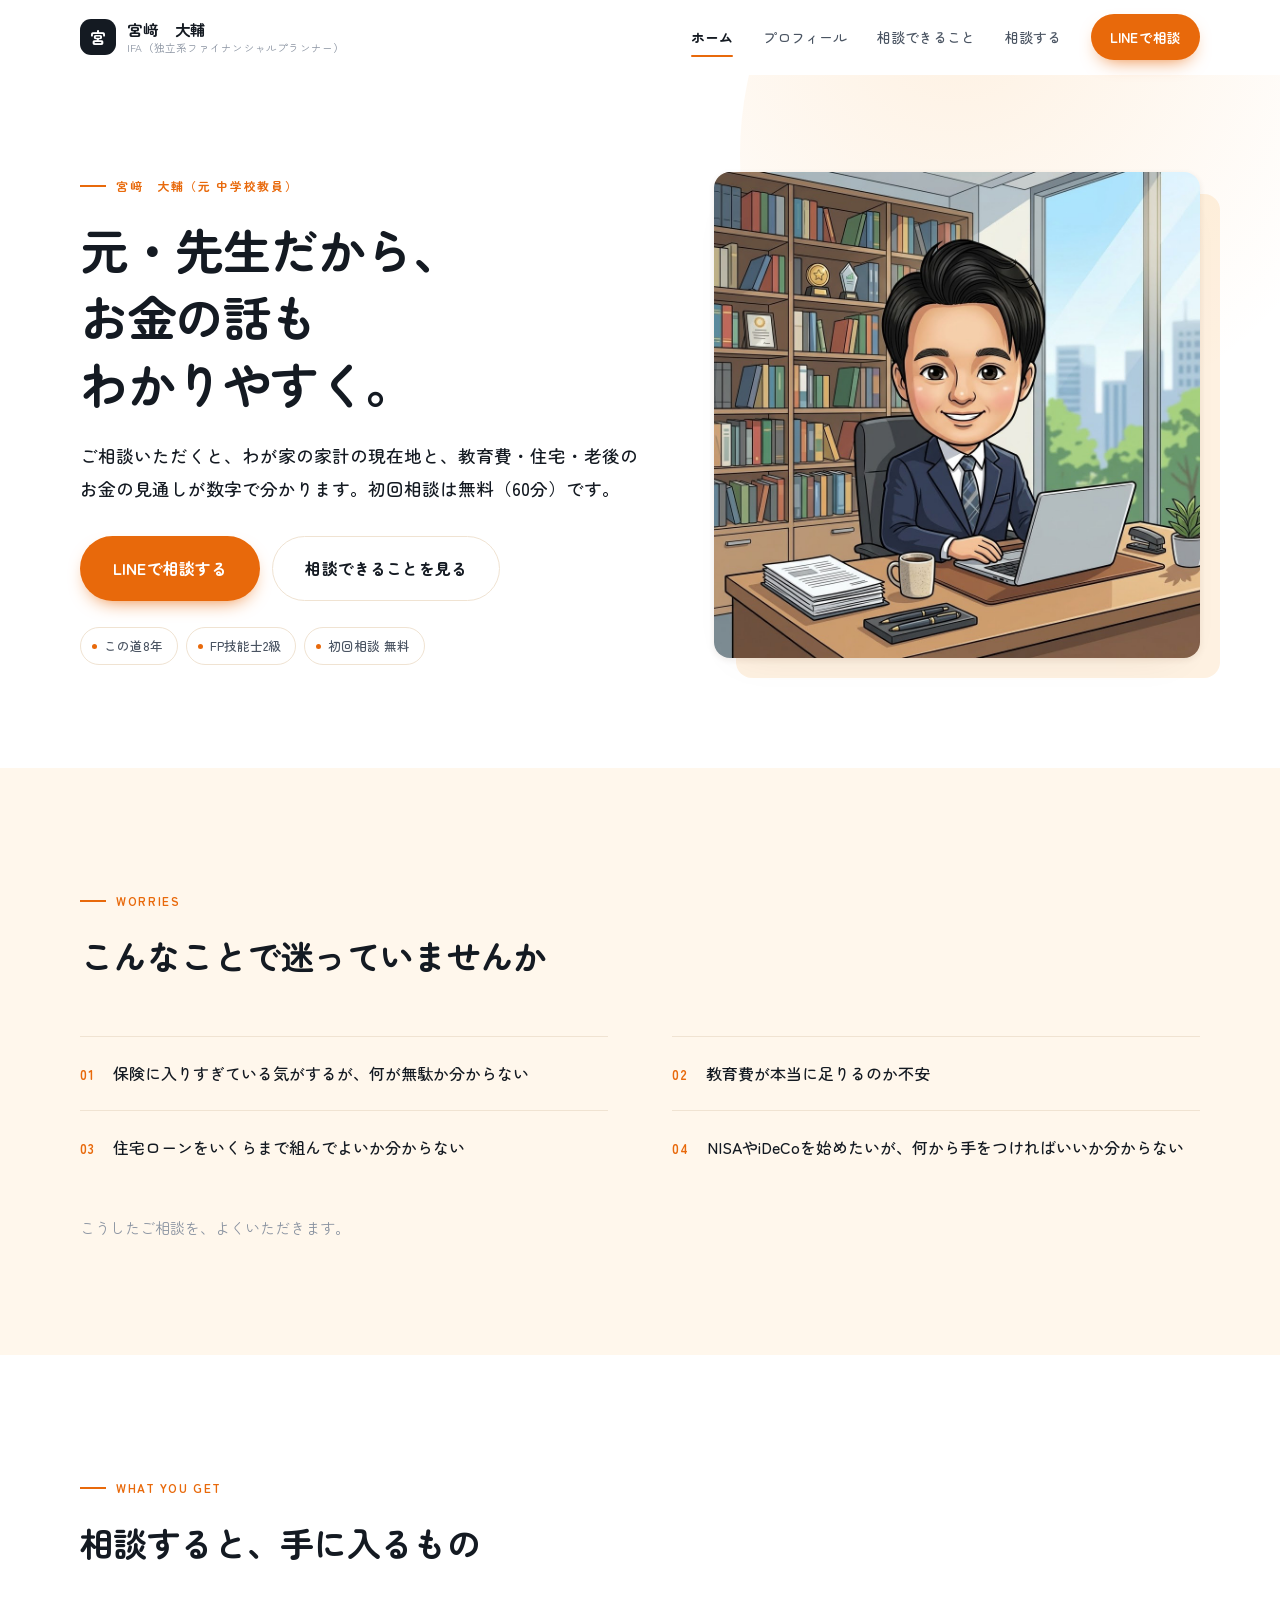
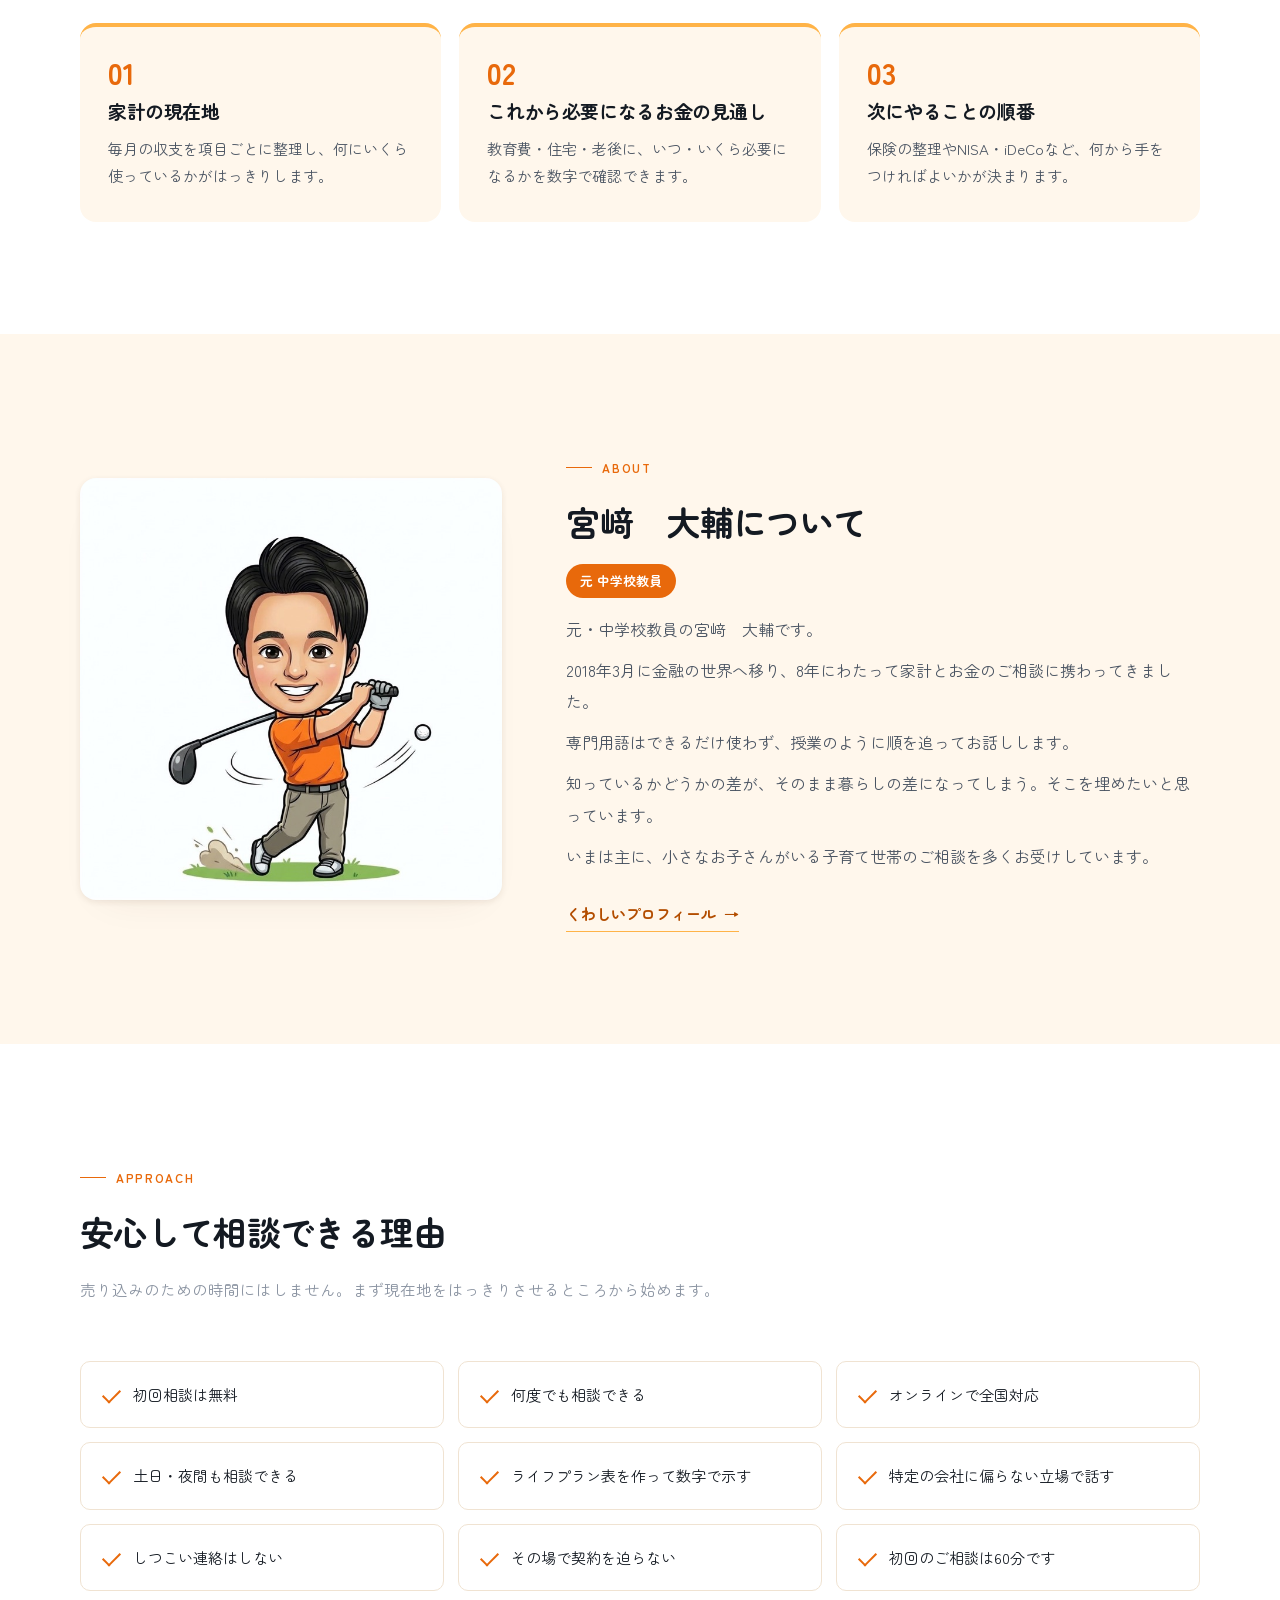
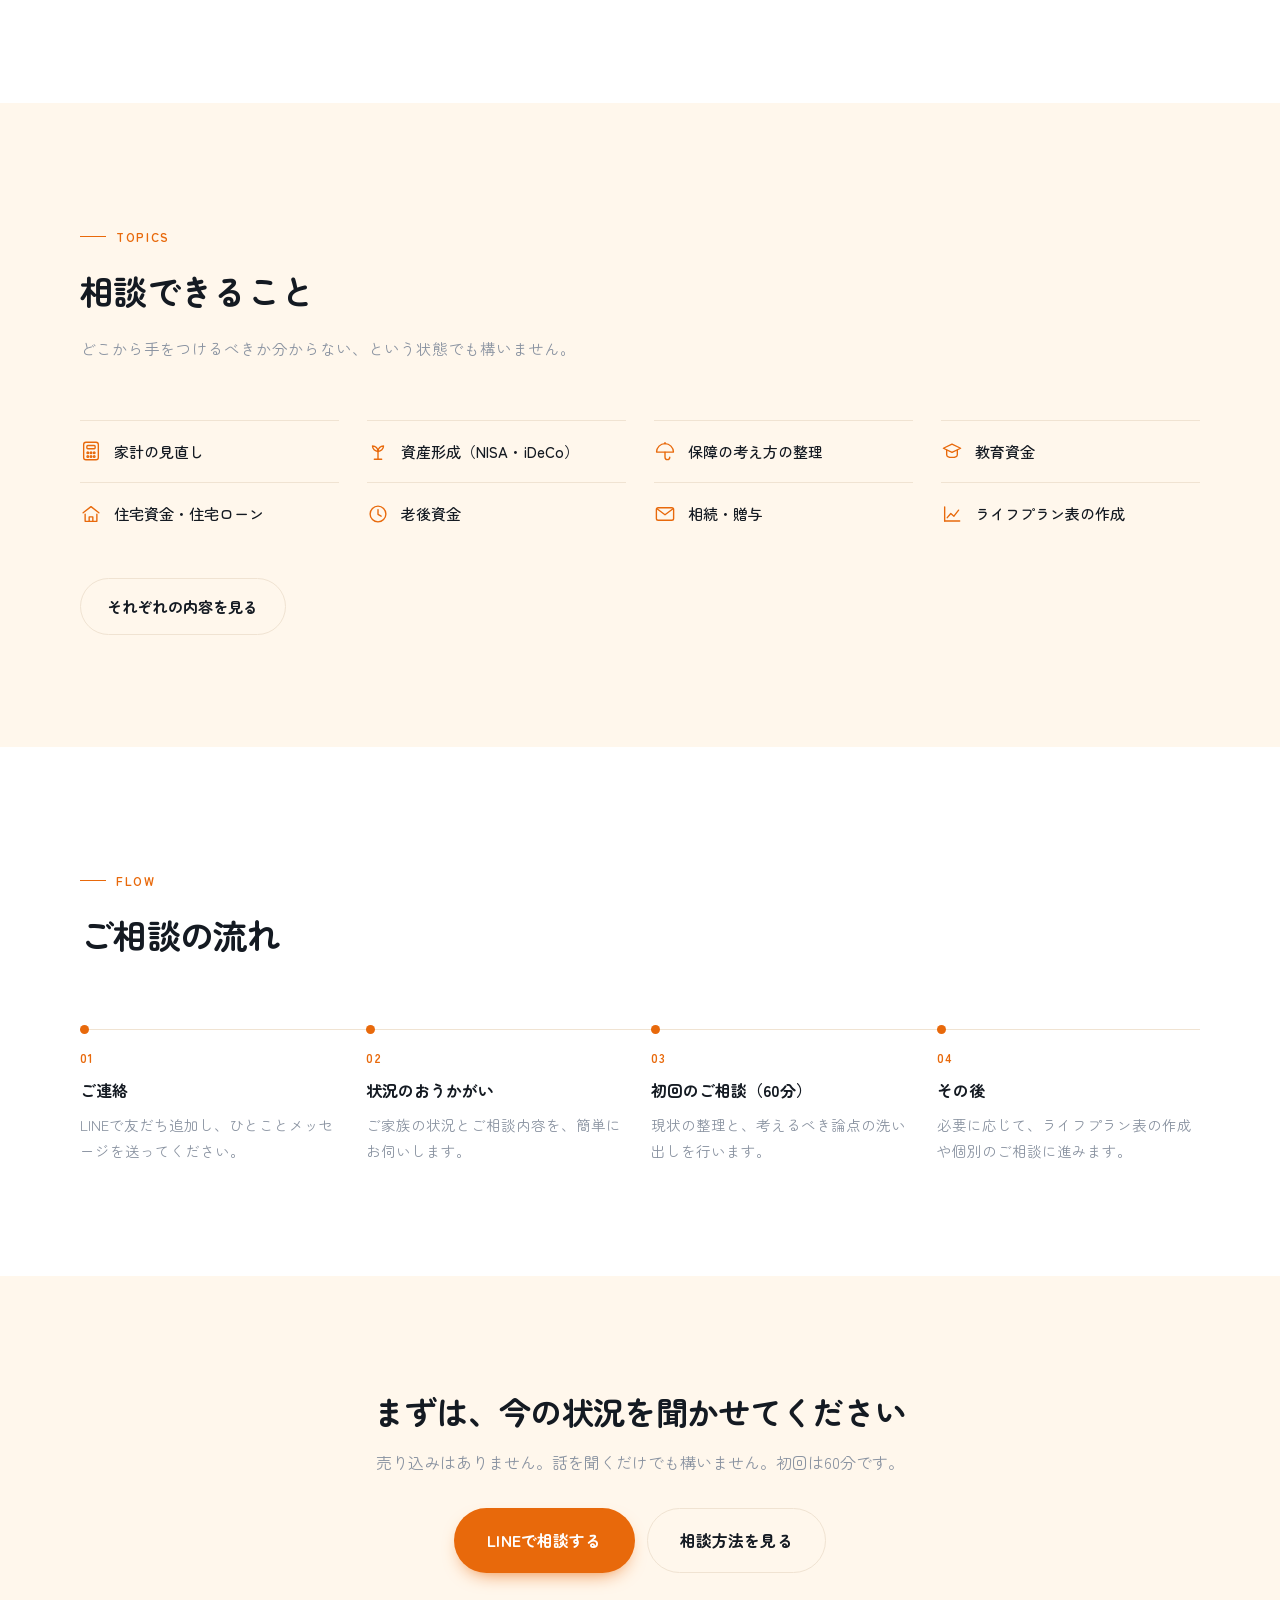
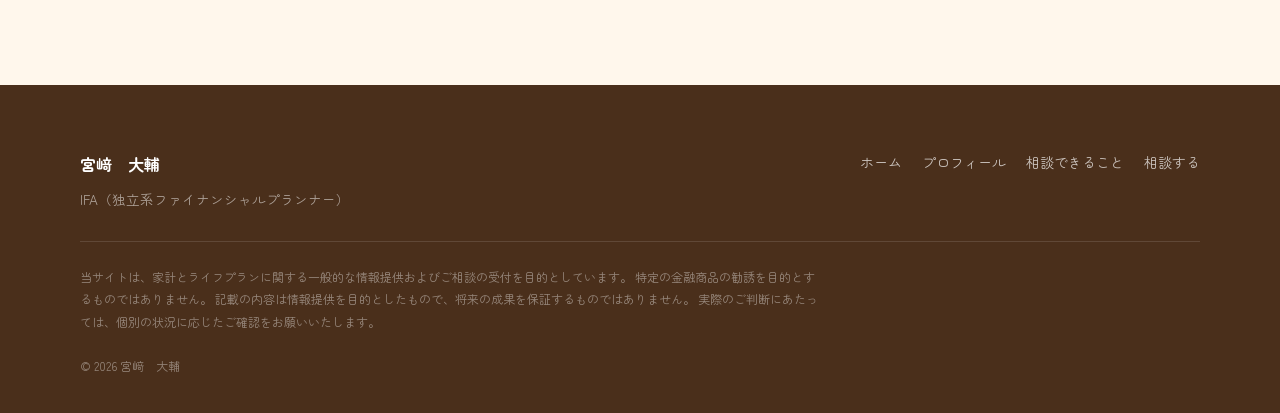
<file: index.html>
<!DOCTYPE html>
<html lang="ja">
<head>
<meta charset="UTF-8">
<meta name="viewport" content="width=device-width, initial-scale=1">
<title>宮﨑　大輔｜独立系ファイナンシャルプランナー</title>
<meta name="description" content="元・先生だから、お金の話もわかりやすく。ご相談いただくと、わが家の家計の現在地と、教育費・住宅・老後のお金の見通しが数字で分かります。初回相談は無料（60分）です。">
<meta property="og:type" content="website">
<meta property="og:title" content="宮﨑　大輔｜独立系ファイナンシャルプランナー">
<meta property="og:description" content="元・先生だから、お金の話もわかりやすく。ご相談いただくと、わが家の家計の現在地と、教育費・住宅・老後のお金の見通しが数字で分かります。初回相談は無料（60分）です。">

<link rel="icon" href="data:image/svg+xml,%3Csvg%20xmlns%3D%22http%3A%2F%2Fwww.w3.org%2F2000%2Fsvg%22%20viewBox%3D%220%200%2064%2064%22%3E%3Crect%20width%3D%2264%22%20height%3D%2264%22%20rx%3D%2216%22%20fill%3D%22%23e8690b%22%2F%3E%3Ctext%20x%3D%2232%22%20y%3D%2245%22%20font-size%3D%2236%22%20font-weight%3D%22700%22%20text-anchor%3D%22middle%22%20fill%3D%22%23fff%22%20font-family%3D%22sans-serif%22%3E%E5%AE%AE%3C%2Ftext%3E%3C%2Fsvg%3E">
<link rel="preconnect" href="https://fonts.googleapis.com">
<link rel="preconnect" href="https://fonts.gstatic.com" crossorigin>
<link href="https://fonts.googleapis.com/css2?family=Zen+Maru+Gothic:wght@400;500;700&display=swap" rel="stylesheet">
<link rel="stylesheet" href="assets/style.css">
<script>
  /* スクロールで現れる演出のための下ごしらえ。
     JavaScriptが動く環境でだけ要素を隠す。動かなければ最初から全部見えている。 */
  document.documentElement.classList.add('js-reveal');
  /* 読み込みが途中で止まっても内容が隠れたままにならないよう、ここでも保険をかける */
  setTimeout(function () { document.documentElement.classList.remove('js-reveal'); }, 4000);
</script>
<script type="application/ld+json">
{
  "@context": "https://schema.org",
  "@type": "Person",
  "name": "宮﨑　大輔",
  "jobTitle": "IFA（独立系ファイナンシャルプランナー）"
}
</script>
</head>
<body>

<header class="site-header" id="siteHeader">
  <div class="wrap header-inner">
    <a class="logo" href="index.html">
      <span class="logo-mark">宮</span>
      <span class="logo-text">
        <span class="logo-name">宮﨑　大輔</span>
        <span class="logo-title">IFA（独立系ファイナンシャルプランナー）</span>
      </span>
    </a>
    <div class="header-right">
      <nav class="nav">
        <a href="index.html" class="on">ホーム</a>
        <a href="profile.html" class="">プロフィール</a>
        <a href="menu.html" class="">相談できること</a>
        <a href="contact.html" class="">相談する</a>
      </nav>
      <a class="btn btn-primary btn-sm header-cta" href="https://lin.ee/zhjRjmC" target="_blank" rel="noopener">LINEで相談</a>
    </div>
  </div>
</header>

<section class="hero">
  <div class="wrap hero-inner">
    <div class="hero-text">
      <p class="eyebrow">宮﨑　大輔（元 中学校教員）</p>
      <h1 class="hero-catch"><span class="phrase">元・先生だから、</span><span class="phrase">お金の話もわかりやすく。</span></h1>
      <p class="hero-sub">ご相談いただくと、わが家の家計の現在地と、教育費・住宅・老後のお金の見通しが数字で分かります。初回相談は無料（60分）です。</p>
      
      
      <div class="btn-row">
        <a class="btn btn-primary btn-lg" href="https://lin.ee/zhjRjmC" target="_blank" rel="noopener">LINEで相談する</a>
        <a class="btn btn-outline btn-lg" href="menu.html">相談できることを見る</a>
      </div>
      
      
      <ul class="hero-chips">
        <li class="hero-chip">この道8年</li><li class="hero-chip">FP技能士2級</li><li class="hero-chip">初回相談 無料</li>
      </ul>
      
    </div>
    
    <div class="hero-figure reveal">
      <img src="assets/portrait.jpg" alt="宮﨑　大輔">
    </div>
    
  </div>
</section>


<section class="section section-soft">
  <div class="wrap">
    <div class="section-head">
      <p class="eyebrow">Worries</p>
      <h2 class="section-title">こんなことで迷っていませんか</h2>
    </div>
    <ul class="worry-list">
      
      <li class="worry reveal">
        <span class="worry-no">01</span>
        <p class="worry-text">保険に入りすぎている気がするが、何が無駄か分からない</p>
      </li>
      
      <li class="worry reveal">
        <span class="worry-no">02</span>
        <p class="worry-text">教育費が本当に足りるのか不安</p>
      </li>
      
      <li class="worry reveal">
        <span class="worry-no">03</span>
        <p class="worry-text">住宅ローンをいくらまで組んでよいか分からない</p>
      </li>
      
      <li class="worry reveal">
        <span class="worry-no">04</span>
        <p class="worry-text">NISAやiDeCoを始めたいが、何から手をつければいいか分からない</p>
      </li>
      
    </ul>
    <p class="worry-note">こうしたご相談を、よくいただきます。</p>
  </div>
</section>



<section class="section">
  <div class="wrap">
    <div class="section-head">
      <p class="eyebrow">What you get</p>
      <h2 class="section-title">相談すると、手に入るもの</h2>
    </div>
    <ol class="gain-grid">
      
      <li class="gain reveal">
        <span class="gain-no">01</span>
        <h3 class="gain-name">家計の現在地</h3>
        <p class="gain-body">毎月の収支を項目ごとに整理し、何にいくら使っているかがはっきりします。</p>
      </li>
      
      <li class="gain reveal">
        <span class="gain-no">02</span>
        <h3 class="gain-name">これから必要になるお金の見通し</h3>
        <p class="gain-body">教育費・住宅・老後に、いつ・いくら必要になるかを数字で確認できます。</p>
      </li>
      
      <li class="gain reveal">
        <span class="gain-no">03</span>
        <h3 class="gain-name">次にやることの順番</h3>
        <p class="gain-body">保険の整理やNISA・iDeCoなど、何から手をつければよいかが決まります。</p>
      </li>
      
    </ol>
  </div>
</section>


<section class="section section-soft">
  <div class="wrap about-inner">
    
    <div class="about-figure reveal"><img src="assets/hobby-1.jpg" alt="宮﨑　大輔のイラスト"></div>
    
    <div>
      <p class="eyebrow">About</p>
      <h2 class="section-title">宮﨑　大輔について</h2>
      <p class="about-badge">元 中学校教員</p>
      <p class="about-line">元・中学校教員の宮﨑　大輔です。</p><p class="about-line">2018年3月に金融の世界へ移り、8年にわたって家計とお金のご相談に携わってきました。</p><p class="about-line">専門用語はできるだけ使わず、授業のように順を追ってお話しします。</p><p class="about-line">知っているかどうかの差が、そのまま暮らしの差になってしまう。そこを埋めたいと思っています。</p><p class="about-line">いまは主に、小さなお子さんがいる子育て世帯のご相談を多くお受けしています。</p>
      <p class="about-more"><a href="profile.html">くわしいプロフィール</a></p>
    </div>
  </div>
</section>


<section class="section">
  <div class="wrap">
    <div class="section-head">
      <p class="eyebrow">Approach</p>
      <h2 class="section-title">安心して相談できる理由</h2>
      <p class="section-lead">売り込みのための時間にはしません。まず現在地をはっきりさせるところから始めます。</p>
    </div>
    <ul class="feature-grid">
      <li class="feature reveal">初回相談は無料</li><li class="feature reveal">何度でも相談できる</li><li class="feature reveal">オンラインで全国対応</li><li class="feature reveal">土日・夜間も相談できる</li><li class="feature reveal">ライフプラン表を作って数字で示す</li><li class="feature reveal">特定の会社に偏らない立場で話す</li><li class="feature reveal">しつこい連絡はしない</li><li class="feature reveal">その場で契約を迫らない</li><li class="feature reveal">初回のご相談は60分です</li>
    </ul>
  </div>
</section>



<section class="section section-soft">
  <div class="wrap">
    <div class="section-head">
      <p class="eyebrow">Topics</p>
      <h2 class="section-title">相談できること</h2>
      <p class="section-lead">どこから手をつけるべきか分からない、という状態でも構いません。</p>
    </div>
    <ul class="topic-mini-grid">
      
      <li class="topic-mini">
        <span class="topic-icon"><svg viewBox="0 0 24 24" fill="none" stroke="currentColor" stroke-width="1.5" stroke-linecap="round" stroke-linejoin="round"><rect x="4" y="2.5" width="16" height="19" rx="2.5"/><rect x="7.5" y="6" width="9" height="3.5" rx="1"/><circle cx="8.5" cy="14" r=".9"/><circle cx="12" cy="14" r=".9"/><circle cx="15.5" cy="14" r=".9"/><circle cx="8.5" cy="18" r=".9"/><circle cx="12" cy="18" r=".9"/><circle cx="15.5" cy="18" r=".9"/></svg></span>
        家計の見直し
      </li>
      
      <li class="topic-mini">
        <span class="topic-icon"><svg viewBox="0 0 24 24" fill="none" stroke="currentColor" stroke-width="1.5" stroke-linecap="round" stroke-linejoin="round"><path d="M12 21v-8.5"/><path d="M12 12.5C12 9.2 9.3 6.5 6 6.5c0 3.3 2.7 6 6 6z"/><path d="M12 12.5c0-3.3 2.7-6 6-6 0 3.3-2.7 6-6 6z"/><path d="M8 21h8"/></svg></span>
        資産形成（NISA・iDeCo）
      </li>
      
      <li class="topic-mini">
        <span class="topic-icon"><svg viewBox="0 0 24 24" fill="none" stroke="currentColor" stroke-width="1.5" stroke-linecap="round" stroke-linejoin="round"><path d="M12 2.8v1.4"/><path d="M2.8 13.2a9.2 9.2 0 0 1 18.4 0z"/><path d="M12 13.2v5.6a2.6 2.6 0 0 0 5.2 0"/></svg></span>
        保障の考え方の整理
      </li>
      
      <li class="topic-mini">
        <span class="topic-icon"><svg viewBox="0 0 24 24" fill="none" stroke="currentColor" stroke-width="1.5" stroke-linecap="round" stroke-linejoin="round"><path d="M2.6 9L12 4.6 21.4 9 12 13.4z"/><path d="M6.2 11.1V16c0 1.7 2.6 3 5.8 3s5.8-1.3 5.8-3v-4.9"/></svg></span>
        教育資金
      </li>
      
      <li class="topic-mini">
        <span class="topic-icon"><svg viewBox="0 0 24 24" fill="none" stroke="currentColor" stroke-width="1.5" stroke-linecap="round" stroke-linejoin="round"><path d="M3.4 10.6L12 4l8.6 6.6"/><path d="M5.6 12.2V20h12.8v-7.8"/><path d="M10 20v-4.8h4V20"/></svg></span>
        住宅資金・住宅ローン
      </li>
      
      <li class="topic-mini">
        <span class="topic-icon"><svg viewBox="0 0 24 24" fill="none" stroke="currentColor" stroke-width="1.5" stroke-linecap="round" stroke-linejoin="round"><circle cx="12" cy="12" r="8.6"/><path d="M12 7.2v5.2l3.4 2"/></svg></span>
        老後資金
      </li>
      
      <li class="topic-mini">
        <span class="topic-icon"><svg viewBox="0 0 24 24" fill="none" stroke="currentColor" stroke-width="1.5" stroke-linecap="round" stroke-linejoin="round"><rect x="2.6" y="5.2" width="18.8" height="13.6" rx="2"/><path d="M3.6 6.6L12 12.8l8.4-6.2"/></svg></span>
        相続・贈与
      </li>
      
      <li class="topic-mini">
        <span class="topic-icon"><svg viewBox="0 0 24 24" fill="none" stroke="currentColor" stroke-width="1.5" stroke-linecap="round" stroke-linejoin="round"><path d="M4 19.6h16.4"/><path d="M4 19.6V4.4"/><path d="M6.8 16l3.9-4.6 3.4 3 5.1-6.6"/></svg></span>
        ライフプラン表の作成
      </li>
      
    </ul>
    <div class="btn-row" style="margin-top:34px">
      <a class="btn btn-outline" href="menu.html">それぞれの内容を見る</a>
    </div>
  </div>
</section>




<section class="section">
  <div class="wrap">
    <div class="section-head">
      <p class="eyebrow">Flow</p>
      <h2 class="section-title">ご相談の流れ</h2>
    </div>
    <ol class="flow">
      
      <li class="flow-item reveal">
        <span class="flow-step">01</span>
        <p class="flow-name">ご連絡</p>
        <p class="flow-body">LINEで友だち追加し、ひとことメッセージを送ってください。</p>
      </li>
      
      <li class="flow-item reveal">
        <span class="flow-step">02</span>
        <p class="flow-name">状況のおうかがい</p>
        <p class="flow-body">ご家族の状況とご相談内容を、簡単にお伺いします。</p>
      </li>
      
      <li class="flow-item reveal">
        <span class="flow-step">03</span>
        <p class="flow-name">初回のご相談（60分）</p>
        <p class="flow-body">現状の整理と、考えるべき論点の洗い出しを行います。</p>
      </li>
      
      <li class="flow-item reveal">
        <span class="flow-step">04</span>
        <p class="flow-name">その後</p>
        <p class="flow-body">必要に応じて、ライフプラン表の作成や個別のご相談に進みます。</p>
      </li>
      
    </ol>
  </div>
</section>


<section class="section section-soft">
  <div class="wrap-narrow cta-inner">
    <h2 class="cta-title">まずは、今の状況を聞かせてください</h2>
    <p class="cta-lead">売り込みはありません。話を聞くだけでも構いません。初回は60分です。</p>
    <div class="btn-row">
      <a class="btn btn-primary btn-lg" href="https://lin.ee/zhjRjmC" target="_blank" rel="noopener">LINEで相談する</a>
      <a class="btn btn-outline btn-lg" href="contact.html">相談方法を見る</a>
    </div>
  </div>
</section>



<footer class="site-footer">
  <div class="wrap">
    <div class="footer-top">
      <div>
        <p class="footer-name">宮﨑　大輔</p>
        <p class="footer-line">IFA（独立系ファイナンシャルプランナー）</p>
        
      </div>
      <nav class="footer-nav">
        <a href="index.html">ホーム</a>
        <a href="profile.html">プロフィール</a>
        <a href="menu.html">相談できること</a>
        <a href="contact.html">相談する</a>
      </nav>
    </div>
    <p class="footer-note">
      当サイトは、家計とライフプランに関する一般的な情報提供およびご相談の受付を目的としています。
      特定の金融商品の勧誘を目的とするものではありません。
      記載の内容は情報提供を目的としたもので、将来の成果を保証するものではありません。
      実際のご判断にあたっては、個別の状況に応じたご確認をお願いいたします。
    </p>
    <p class="footer-copy">&copy; 2026 宮﨑　大輔</p>
  </div>
</footer>


<div class="cta-dock">
  <div class="wrap cta-dock-inner">
    <a class="btn btn-primary" href="https://lin.ee/zhjRjmC" target="_blank" rel="noopener">LINEで相談する</a>
    <a class="btn btn-outline" href="contact.html">相談方法</a>
  </div>
</div>


<script src="assets/site.js"></script>
</body>
</html>
</file>
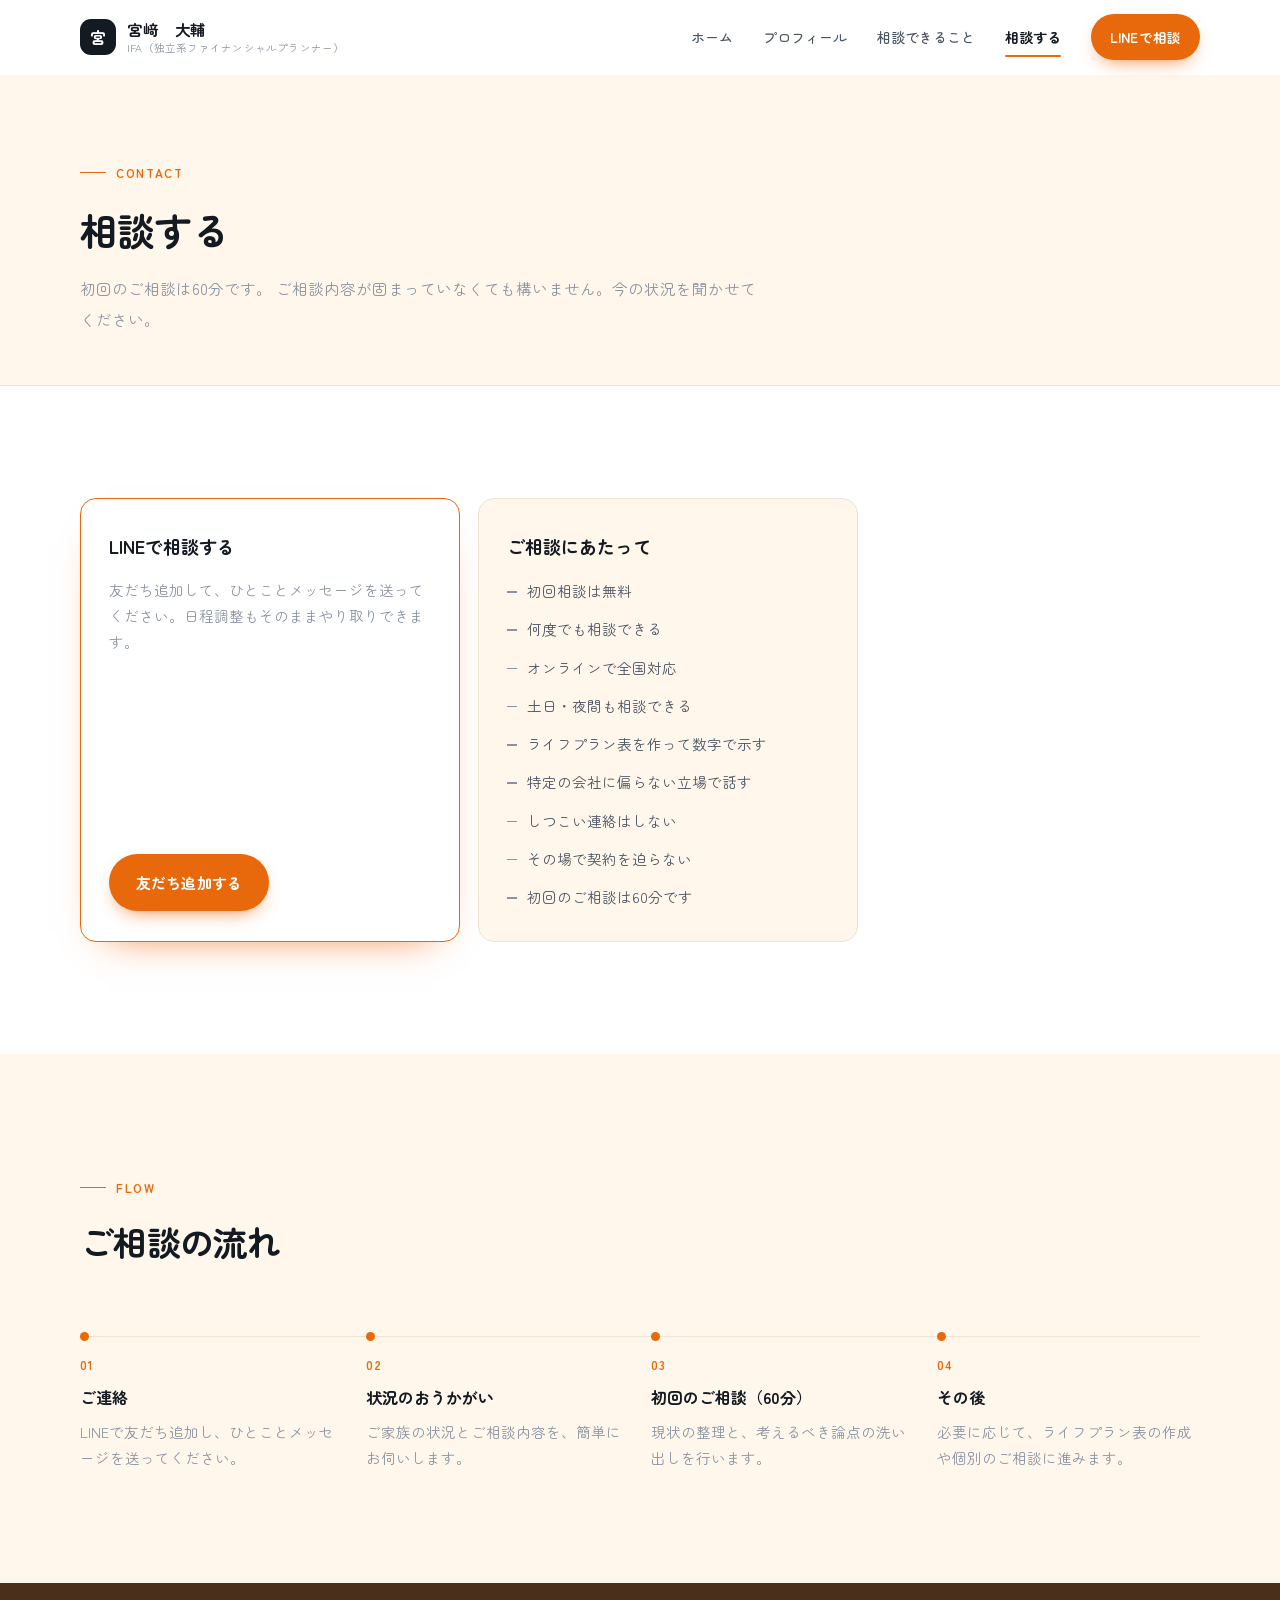
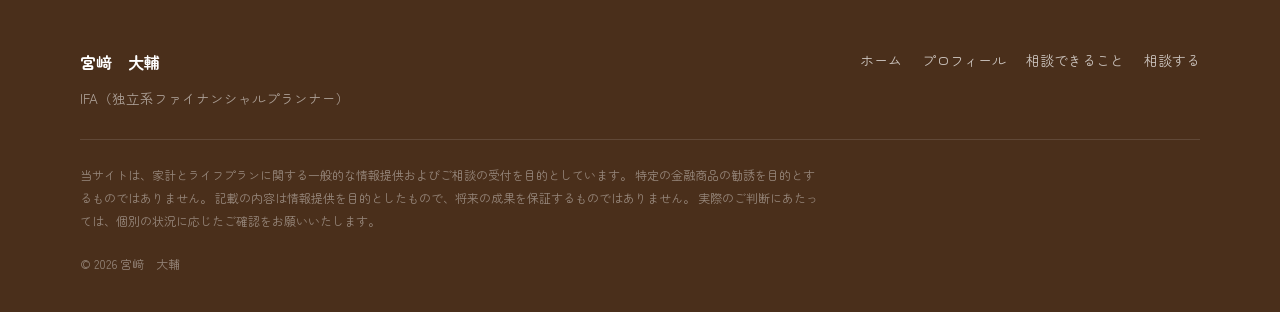
<file: contact.html>
<!DOCTYPE html>
<html lang="ja">
<head>
<meta charset="UTF-8">
<meta name="viewport" content="width=device-width, initial-scale=1">
<title>相談する｜宮﨑　大輔｜独立系ファイナンシャルプランナー</title>
<meta name="description" content="元・先生だから、お金の話もわかりやすく。ご相談いただくと、わが家の家計の現在地と、教育費・住宅・老後のお金の見通しが数字で分かります。初回相談は無料（60分）です。">
<meta property="og:type" content="website">
<meta property="og:title" content="相談する｜宮﨑　大輔｜独立系ファイナンシャルプランナー">
<meta property="og:description" content="元・先生だから、お金の話もわかりやすく。ご相談いただくと、わが家の家計の現在地と、教育費・住宅・老後のお金の見通しが数字で分かります。初回相談は無料（60分）です。">

<link rel="icon" href="data:image/svg+xml,%3Csvg%20xmlns%3D%22http%3A%2F%2Fwww.w3.org%2F2000%2Fsvg%22%20viewBox%3D%220%200%2064%2064%22%3E%3Crect%20width%3D%2264%22%20height%3D%2264%22%20rx%3D%2216%22%20fill%3D%22%23e8690b%22%2F%3E%3Ctext%20x%3D%2232%22%20y%3D%2245%22%20font-size%3D%2236%22%20font-weight%3D%22700%22%20text-anchor%3D%22middle%22%20fill%3D%22%23fff%22%20font-family%3D%22sans-serif%22%3E%E5%AE%AE%3C%2Ftext%3E%3C%2Fsvg%3E">
<link rel="preconnect" href="https://fonts.googleapis.com">
<link rel="preconnect" href="https://fonts.gstatic.com" crossorigin>
<link href="https://fonts.googleapis.com/css2?family=Zen+Maru+Gothic:wght@400;500;700&display=swap" rel="stylesheet">
<link rel="stylesheet" href="assets/style.css">
<script>
  /* スクロールで現れる演出のための下ごしらえ。
     JavaScriptが動く環境でだけ要素を隠す。動かなければ最初から全部見えている。 */
  document.documentElement.classList.add('js-reveal');
  /* 読み込みが途中で止まっても内容が隠れたままにならないよう、ここでも保険をかける */
  setTimeout(function () { document.documentElement.classList.remove('js-reveal'); }, 4000);
</script>
<script type="application/ld+json">
{
  "@context": "https://schema.org",
  "@type": "Person",
  "name": "宮﨑　大輔",
  "jobTitle": "IFA（独立系ファイナンシャルプランナー）"
}
</script>
</head>
<body>

<header class="site-header" id="siteHeader">
  <div class="wrap header-inner">
    <a class="logo" href="index.html">
      <span class="logo-mark">宮</span>
      <span class="logo-text">
        <span class="logo-name">宮﨑　大輔</span>
        <span class="logo-title">IFA（独立系ファイナンシャルプランナー）</span>
      </span>
    </a>
    <div class="header-right">
      <nav class="nav">
        <a href="index.html" class="">ホーム</a>
        <a href="profile.html" class="">プロフィール</a>
        <a href="menu.html" class="">相談できること</a>
        <a href="contact.html" class="on">相談する</a>
      </nav>
      <a class="btn btn-primary btn-sm header-cta" href="https://lin.ee/zhjRjmC" target="_blank" rel="noopener">LINEで相談</a>
    </div>
  </div>
</header>

<section class="page-head">
  <div class="wrap">
    <p class="eyebrow">Contact</p>
    <h1 class="page-title">相談する</h1>
    <p class="page-lead">
      初回のご相談は60分です。
      ご相談内容が固まっていなくても構いません。今の状況を聞かせてください。
    </p>
  </div>
</section>

<section class="section">
  <div class="wrap">
    <div class="contact-grid">
      
      <div class="contact-card contact-card-main reveal">
        <p class="contact-label">LINEで相談する</p>
        <p class="contact-desc">友だち追加して、ひとことメッセージを送ってください。日程調整もそのままやり取りできます。</p>
        <a class="btn btn-primary" href="https://lin.ee/zhjRjmC" target="_blank" rel="noopener">友だち追加する</a>
      </div>
      

      

      

      
      <div class="contact-card contact-card-note reveal">
        <p class="contact-label">ご相談にあたって</p>
        <ul class="plain-list">
          <li>初回相談は無料</li><li>何度でも相談できる</li><li>オンラインで全国対応</li><li>土日・夜間も相談できる</li><li>ライフプラン表を作って数字で示す</li><li>特定の会社に偏らない立場で話す</li><li>しつこい連絡はしない</li><li>その場で契約を迫らない</li><li>初回のご相談は60分です</li>
        </ul>
      </div>
      
    </div>

    
  </div>
</section>



<section class="section section-soft">
  <div class="wrap">
    <div class="section-head">
      <p class="eyebrow">Flow</p>
      <h2 class="section-title">ご相談の流れ</h2>
    </div>
    <ol class="flow">
      
      <li class="flow-item reveal">
        <span class="flow-step">01</span>
        <p class="flow-name">ご連絡</p>
        <p class="flow-body">LINEで友だち追加し、ひとことメッセージを送ってください。</p>
      </li>
      
      <li class="flow-item reveal">
        <span class="flow-step">02</span>
        <p class="flow-name">状況のおうかがい</p>
        <p class="flow-body">ご家族の状況とご相談内容を、簡単にお伺いします。</p>
      </li>
      
      <li class="flow-item reveal">
        <span class="flow-step">03</span>
        <p class="flow-name">初回のご相談（60分）</p>
        <p class="flow-body">現状の整理と、考えるべき論点の洗い出しを行います。</p>
      </li>
      
      <li class="flow-item reveal">
        <span class="flow-step">04</span>
        <p class="flow-name">その後</p>
        <p class="flow-body">必要に応じて、ライフプラン表の作成や個別のご相談に進みます。</p>
      </li>
      
    </ol>
  </div>
</section>


<footer class="site-footer">
  <div class="wrap">
    <div class="footer-top">
      <div>
        <p class="footer-name">宮﨑　大輔</p>
        <p class="footer-line">IFA（独立系ファイナンシャルプランナー）</p>
        
      </div>
      <nav class="footer-nav">
        <a href="index.html">ホーム</a>
        <a href="profile.html">プロフィール</a>
        <a href="menu.html">相談できること</a>
        <a href="contact.html">相談する</a>
      </nav>
    </div>
    <p class="footer-note">
      当サイトは、家計とライフプランに関する一般的な情報提供およびご相談の受付を目的としています。
      特定の金融商品の勧誘を目的とするものではありません。
      記載の内容は情報提供を目的としたもので、将来の成果を保証するものではありません。
      実際のご判断にあたっては、個別の状況に応じたご確認をお願いいたします。
    </p>
    <p class="footer-copy">&copy; 2026 宮﨑　大輔</p>
  </div>
</footer>


<div class="cta-dock">
  <div class="wrap cta-dock-inner">
    <a class="btn btn-primary" href="https://lin.ee/zhjRjmC" target="_blank" rel="noopener">LINEで相談する</a>
    <a class="btn btn-outline" href="contact.html">相談方法</a>
  </div>
</div>


<script src="assets/site.js"></script>
</body>
</html>
</file>
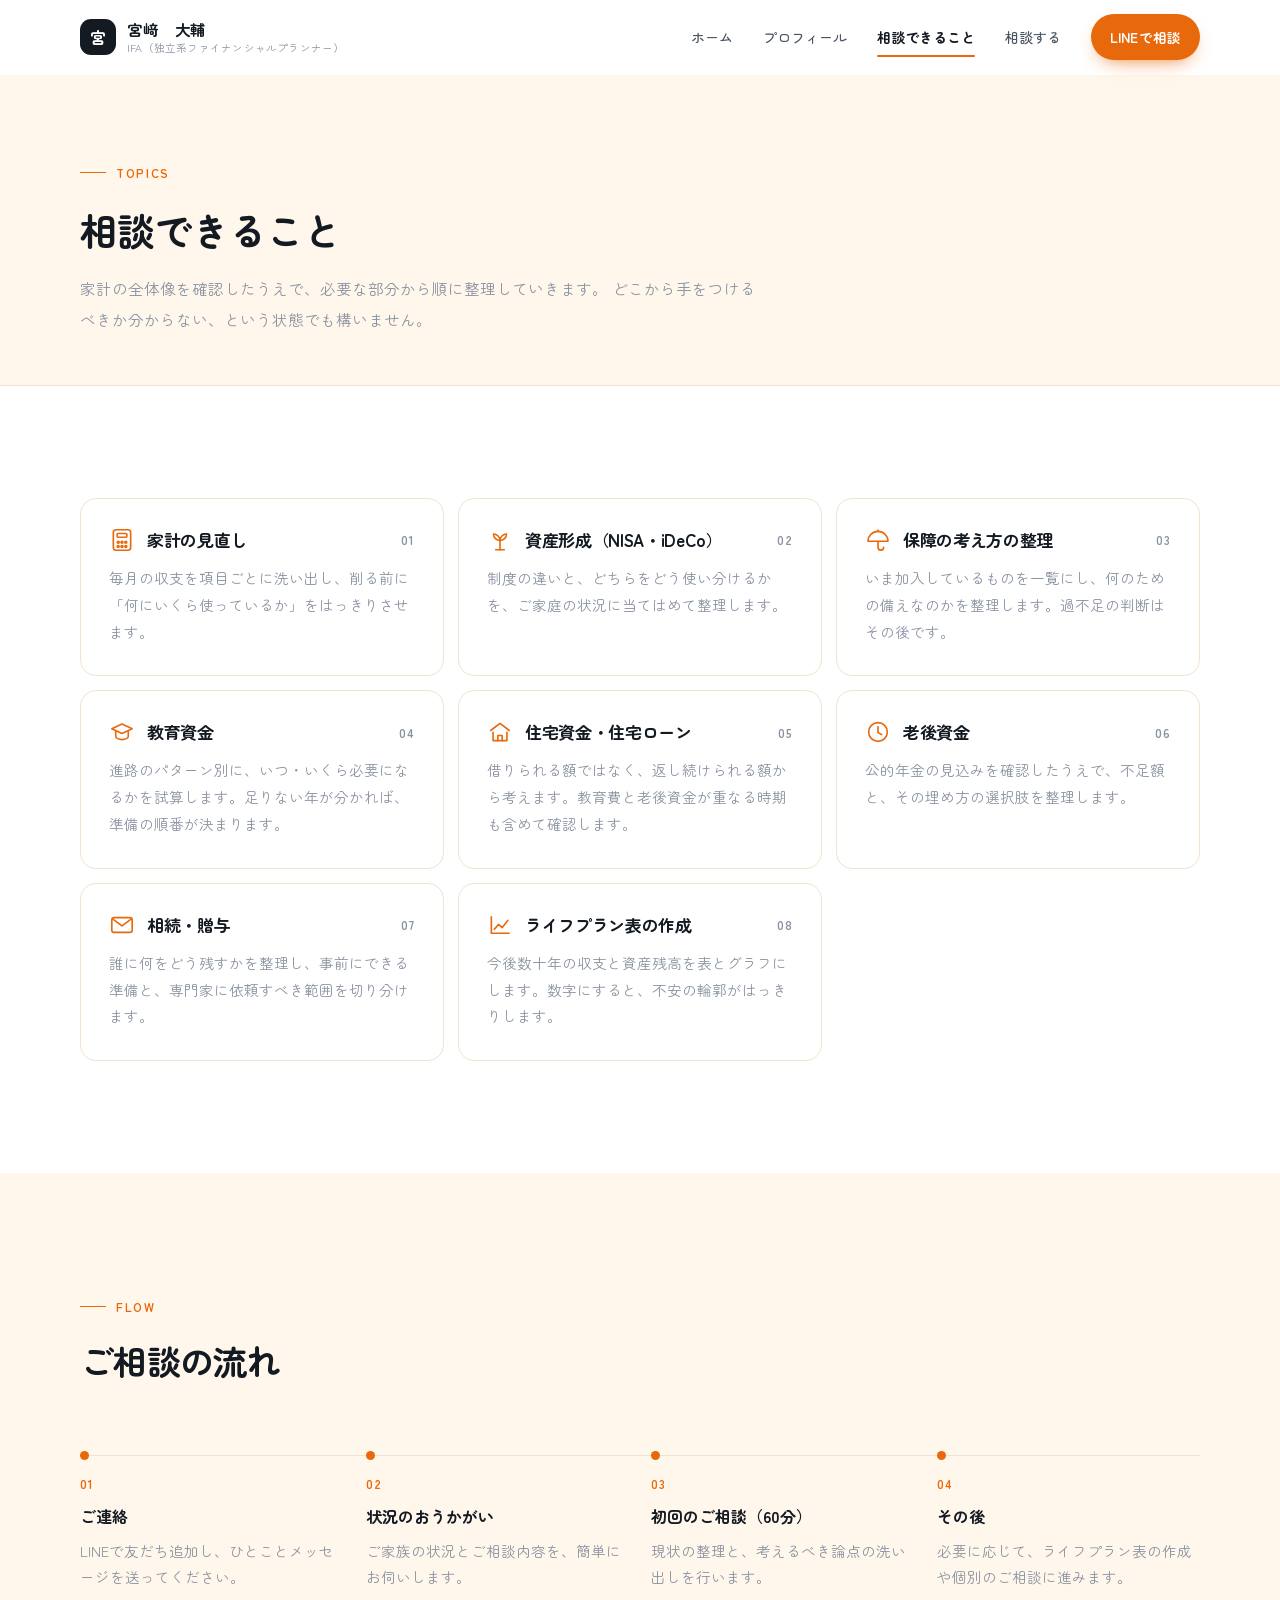
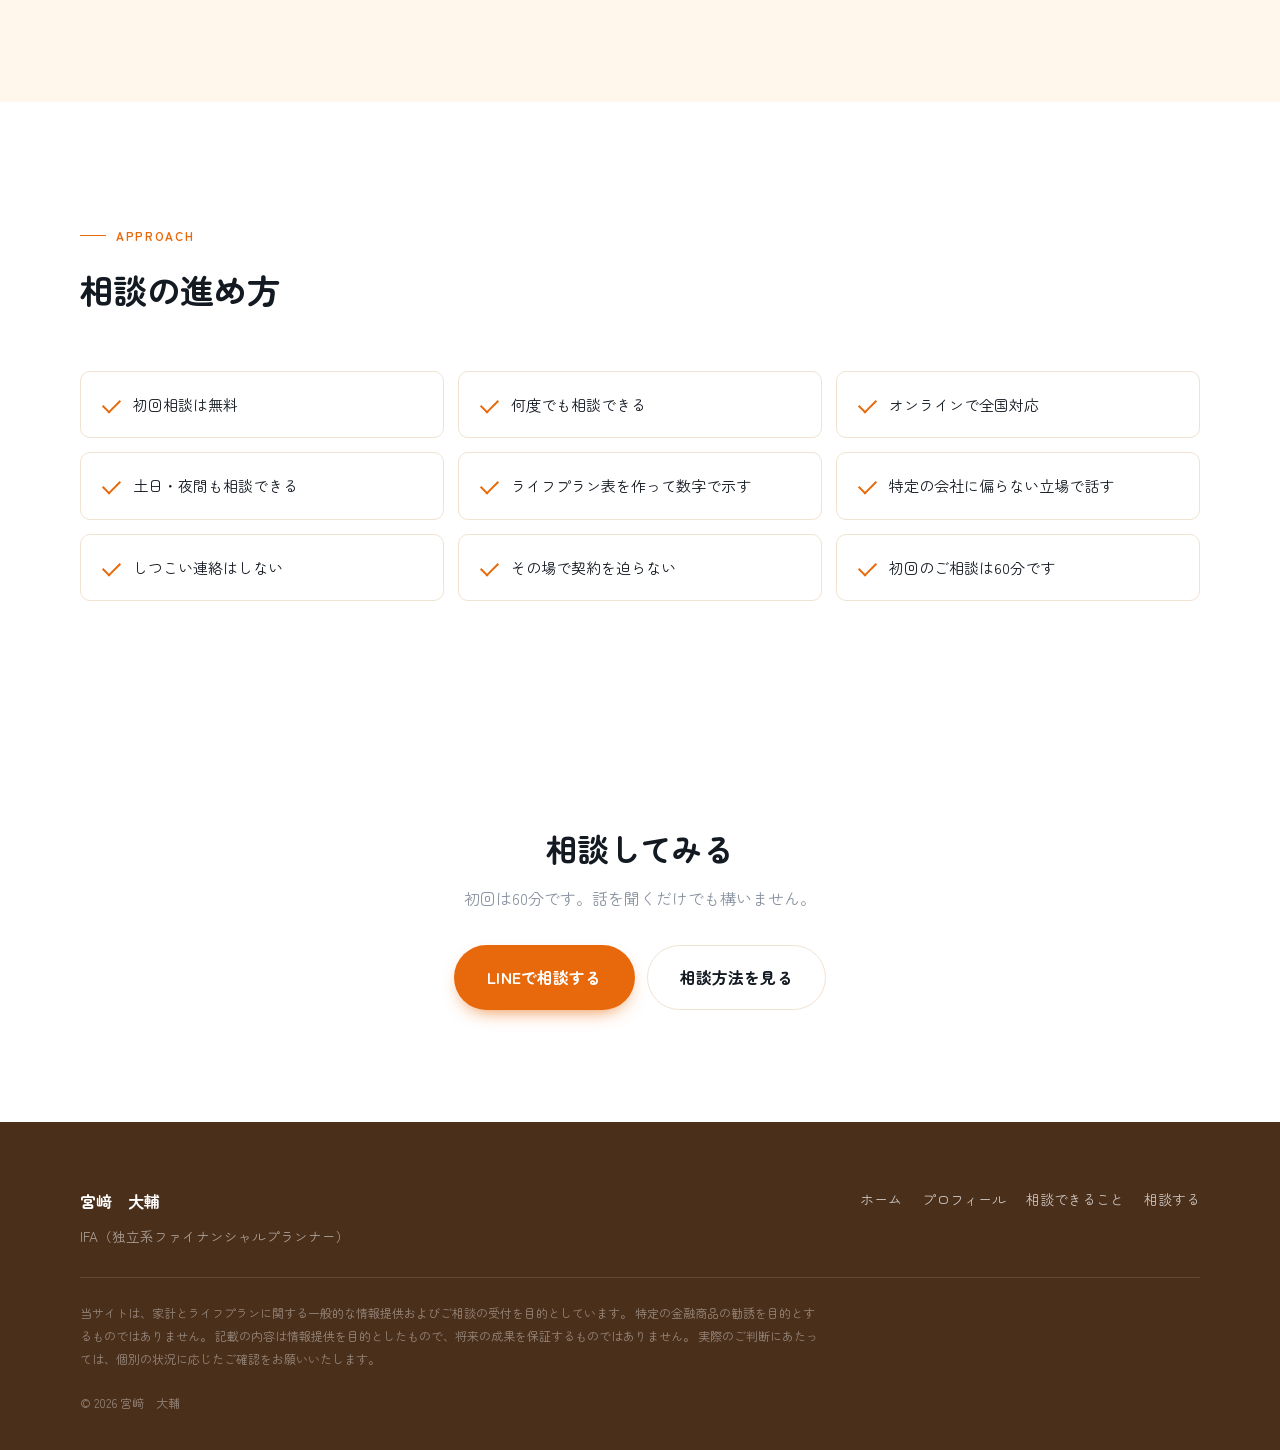
<file: menu.html>
<!DOCTYPE html>
<html lang="ja">
<head>
<meta charset="UTF-8">
<meta name="viewport" content="width=device-width, initial-scale=1">
<title>相談できること｜宮﨑　大輔｜独立系ファイナンシャルプランナー</title>
<meta name="description" content="元・先生だから、お金の話もわかりやすく。ご相談いただくと、わが家の家計の現在地と、教育費・住宅・老後のお金の見通しが数字で分かります。初回相談は無料（60分）です。">
<meta property="og:type" content="website">
<meta property="og:title" content="相談できること｜宮﨑　大輔｜独立系ファイナンシャルプランナー">
<meta property="og:description" content="元・先生だから、お金の話もわかりやすく。ご相談いただくと、わが家の家計の現在地と、教育費・住宅・老後のお金の見通しが数字で分かります。初回相談は無料（60分）です。">

<link rel="icon" href="data:image/svg+xml,%3Csvg%20xmlns%3D%22http%3A%2F%2Fwww.w3.org%2F2000%2Fsvg%22%20viewBox%3D%220%200%2064%2064%22%3E%3Crect%20width%3D%2264%22%20height%3D%2264%22%20rx%3D%2216%22%20fill%3D%22%23e8690b%22%2F%3E%3Ctext%20x%3D%2232%22%20y%3D%2245%22%20font-size%3D%2236%22%20font-weight%3D%22700%22%20text-anchor%3D%22middle%22%20fill%3D%22%23fff%22%20font-family%3D%22sans-serif%22%3E%E5%AE%AE%3C%2Ftext%3E%3C%2Fsvg%3E">
<link rel="preconnect" href="https://fonts.googleapis.com">
<link rel="preconnect" href="https://fonts.gstatic.com" crossorigin>
<link href="https://fonts.googleapis.com/css2?family=Zen+Maru+Gothic:wght@400;500;700&display=swap" rel="stylesheet">
<link rel="stylesheet" href="assets/style.css">
<script>
  /* スクロールで現れる演出のための下ごしらえ。
     JavaScriptが動く環境でだけ要素を隠す。動かなければ最初から全部見えている。 */
  document.documentElement.classList.add('js-reveal');
  /* 読み込みが途中で止まっても内容が隠れたままにならないよう、ここでも保険をかける */
  setTimeout(function () { document.documentElement.classList.remove('js-reveal'); }, 4000);
</script>
<script type="application/ld+json">
{
  "@context": "https://schema.org",
  "@type": "Person",
  "name": "宮﨑　大輔",
  "jobTitle": "IFA（独立系ファイナンシャルプランナー）"
}
</script>
</head>
<body>

<header class="site-header" id="siteHeader">
  <div class="wrap header-inner">
    <a class="logo" href="index.html">
      <span class="logo-mark">宮</span>
      <span class="logo-text">
        <span class="logo-name">宮﨑　大輔</span>
        <span class="logo-title">IFA（独立系ファイナンシャルプランナー）</span>
      </span>
    </a>
    <div class="header-right">
      <nav class="nav">
        <a href="index.html" class="">ホーム</a>
        <a href="profile.html" class="">プロフィール</a>
        <a href="menu.html" class="on">相談できること</a>
        <a href="contact.html" class="">相談する</a>
      </nav>
      <a class="btn btn-primary btn-sm header-cta" href="https://lin.ee/zhjRjmC" target="_blank" rel="noopener">LINEで相談</a>
    </div>
  </div>
</header>

<section class="page-head">
  <div class="wrap">
    <p class="eyebrow">Topics</p>
    <h1 class="page-title">相談できること</h1>
    <p class="page-lead">
      家計の全体像を確認したうえで、必要な部分から順に整理していきます。
      どこから手をつけるべきか分からない、という状態でも構いません。
    </p>
  </div>
</section>

<section class="section">
  <div class="wrap">
    <div class="topic-grid">
      
      <div class="topic reveal">
        <div class="topic-head">
          <span class="topic-icon"><svg viewBox="0 0 24 24" fill="none" stroke="currentColor" stroke-width="1.5" stroke-linecap="round" stroke-linejoin="round"><rect x="4" y="2.5" width="16" height="19" rx="2.5"/><rect x="7.5" y="6" width="9" height="3.5" rx="1"/><circle cx="8.5" cy="14" r=".9"/><circle cx="12" cy="14" r=".9"/><circle cx="15.5" cy="14" r=".9"/><circle cx="8.5" cy="18" r=".9"/><circle cx="12" cy="18" r=".9"/><circle cx="15.5" cy="18" r=".9"/></svg></span>
          <h2 class="topic-name">家計の見直し</h2>
          <span class="topic-no">01</span>
        </div>
        <p class="topic-desc">毎月の収支を項目ごとに洗い出し、削る前に「何にいくら使っているか」をはっきりさせます。</p>
      </div>
      
      <div class="topic reveal">
        <div class="topic-head">
          <span class="topic-icon"><svg viewBox="0 0 24 24" fill="none" stroke="currentColor" stroke-width="1.5" stroke-linecap="round" stroke-linejoin="round"><path d="M12 21v-8.5"/><path d="M12 12.5C12 9.2 9.3 6.5 6 6.5c0 3.3 2.7 6 6 6z"/><path d="M12 12.5c0-3.3 2.7-6 6-6 0 3.3-2.7 6-6 6z"/><path d="M8 21h8"/></svg></span>
          <h2 class="topic-name">資産形成（NISA・iDeCo）</h2>
          <span class="topic-no">02</span>
        </div>
        <p class="topic-desc">制度の違いと、どちらをどう使い分けるかを、ご家庭の状況に当てはめて整理します。</p>
      </div>
      
      <div class="topic reveal">
        <div class="topic-head">
          <span class="topic-icon"><svg viewBox="0 0 24 24" fill="none" stroke="currentColor" stroke-width="1.5" stroke-linecap="round" stroke-linejoin="round"><path d="M12 2.8v1.4"/><path d="M2.8 13.2a9.2 9.2 0 0 1 18.4 0z"/><path d="M12 13.2v5.6a2.6 2.6 0 0 0 5.2 0"/></svg></span>
          <h2 class="topic-name">保障の考え方の整理</h2>
          <span class="topic-no">03</span>
        </div>
        <p class="topic-desc">いま加入しているものを一覧にし、何のための備えなのかを整理します。過不足の判断はその後です。</p>
      </div>
      
      <div class="topic reveal">
        <div class="topic-head">
          <span class="topic-icon"><svg viewBox="0 0 24 24" fill="none" stroke="currentColor" stroke-width="1.5" stroke-linecap="round" stroke-linejoin="round"><path d="M2.6 9L12 4.6 21.4 9 12 13.4z"/><path d="M6.2 11.1V16c0 1.7 2.6 3 5.8 3s5.8-1.3 5.8-3v-4.9"/></svg></span>
          <h2 class="topic-name">教育資金</h2>
          <span class="topic-no">04</span>
        </div>
        <p class="topic-desc">進路のパターン別に、いつ・いくら必要になるかを試算します。足りない年が分かれば、準備の順番が決まります。</p>
      </div>
      
      <div class="topic reveal">
        <div class="topic-head">
          <span class="topic-icon"><svg viewBox="0 0 24 24" fill="none" stroke="currentColor" stroke-width="1.5" stroke-linecap="round" stroke-linejoin="round"><path d="M3.4 10.6L12 4l8.6 6.6"/><path d="M5.6 12.2V20h12.8v-7.8"/><path d="M10 20v-4.8h4V20"/></svg></span>
          <h2 class="topic-name">住宅資金・住宅ローン</h2>
          <span class="topic-no">05</span>
        </div>
        <p class="topic-desc">借りられる額ではなく、返し続けられる額から考えます。教育費と老後資金が重なる時期も含めて確認します。</p>
      </div>
      
      <div class="topic reveal">
        <div class="topic-head">
          <span class="topic-icon"><svg viewBox="0 0 24 24" fill="none" stroke="currentColor" stroke-width="1.5" stroke-linecap="round" stroke-linejoin="round"><circle cx="12" cy="12" r="8.6"/><path d="M12 7.2v5.2l3.4 2"/></svg></span>
          <h2 class="topic-name">老後資金</h2>
          <span class="topic-no">06</span>
        </div>
        <p class="topic-desc">公的年金の見込みを確認したうえで、不足額と、その埋め方の選択肢を整理します。</p>
      </div>
      
      <div class="topic reveal">
        <div class="topic-head">
          <span class="topic-icon"><svg viewBox="0 0 24 24" fill="none" stroke="currentColor" stroke-width="1.5" stroke-linecap="round" stroke-linejoin="round"><rect x="2.6" y="5.2" width="18.8" height="13.6" rx="2"/><path d="M3.6 6.6L12 12.8l8.4-6.2"/></svg></span>
          <h2 class="topic-name">相続・贈与</h2>
          <span class="topic-no">07</span>
        </div>
        <p class="topic-desc">誰に何をどう残すかを整理し、事前にできる準備と、専門家に依頼すべき範囲を切り分けます。</p>
      </div>
      
      <div class="topic reveal">
        <div class="topic-head">
          <span class="topic-icon"><svg viewBox="0 0 24 24" fill="none" stroke="currentColor" stroke-width="1.5" stroke-linecap="round" stroke-linejoin="round"><path d="M4 19.6h16.4"/><path d="M4 19.6V4.4"/><path d="M6.8 16l3.9-4.6 3.4 3 5.1-6.6"/></svg></span>
          <h2 class="topic-name">ライフプラン表の作成</h2>
          <span class="topic-no">08</span>
        </div>
        <p class="topic-desc">今後数十年の収支と資産残高を表とグラフにします。数字にすると、不安の輪郭がはっきりします。</p>
      </div>
      
    </div>
  </div>
</section>

<section class="section section-soft">
  <div class="wrap">
    <div class="section-head">
      <p class="eyebrow">Flow</p>
      <h2 class="section-title">ご相談の流れ</h2>
    </div>
    <ol class="flow">
      
      <li class="flow-item reveal">
        <span class="flow-step">01</span>
        <p class="flow-name">ご連絡</p>
        <p class="flow-body">LINEで友だち追加し、ひとことメッセージを送ってください。</p>
      </li>
      
      <li class="flow-item reveal">
        <span class="flow-step">02</span>
        <p class="flow-name">状況のおうかがい</p>
        <p class="flow-body">ご家族の状況とご相談内容を、簡単にお伺いします。</p>
      </li>
      
      <li class="flow-item reveal">
        <span class="flow-step">03</span>
        <p class="flow-name">初回のご相談（60分）</p>
        <p class="flow-body">現状の整理と、考えるべき論点の洗い出しを行います。</p>
      </li>
      
      <li class="flow-item reveal">
        <span class="flow-step">04</span>
        <p class="flow-name">その後</p>
        <p class="flow-body">必要に応じて、ライフプラン表の作成や個別のご相談に進みます。</p>
      </li>
      
    </ol>
  </div>
</section>


<section class="section">
  <div class="wrap">
    <div class="section-head">
      <p class="eyebrow">Approach</p>
      <h2 class="section-title">相談の進め方</h2>
    </div>
    <ul class="feature-grid">
      <li class="feature reveal">初回相談は無料</li><li class="feature reveal">何度でも相談できる</li><li class="feature reveal">オンラインで全国対応</li><li class="feature reveal">土日・夜間も相談できる</li><li class="feature reveal">ライフプラン表を作って数字で示す</li><li class="feature reveal">特定の会社に偏らない立場で話す</li><li class="feature reveal">しつこい連絡はしない</li><li class="feature reveal">その場で契約を迫らない</li><li class="feature reveal">初回のご相談は60分です</li>
    </ul>
  </div>
</section>





<section class="section">
  <div class="wrap-narrow cta-inner">
    <h2 class="cta-title">相談してみる</h2>
    <p class="cta-lead">初回は60分です。話を聞くだけでも構いません。</p>
    <div class="btn-row">
      <a class="btn btn-primary btn-lg" href="https://lin.ee/zhjRjmC" target="_blank" rel="noopener">LINEで相談する</a>
      <a class="btn btn-outline btn-lg" href="contact.html">相談方法を見る</a>
    </div>
  </div>
</section>



<footer class="site-footer">
  <div class="wrap">
    <div class="footer-top">
      <div>
        <p class="footer-name">宮﨑　大輔</p>
        <p class="footer-line">IFA（独立系ファイナンシャルプランナー）</p>
        
      </div>
      <nav class="footer-nav">
        <a href="index.html">ホーム</a>
        <a href="profile.html">プロフィール</a>
        <a href="menu.html">相談できること</a>
        <a href="contact.html">相談する</a>
      </nav>
    </div>
    <p class="footer-note">
      当サイトは、家計とライフプランに関する一般的な情報提供およびご相談の受付を目的としています。
      特定の金融商品の勧誘を目的とするものではありません。
      記載の内容は情報提供を目的としたもので、将来の成果を保証するものではありません。
      実際のご判断にあたっては、個別の状況に応じたご確認をお願いいたします。
    </p>
    <p class="footer-copy">&copy; 2026 宮﨑　大輔</p>
  </div>
</footer>


<div class="cta-dock">
  <div class="wrap cta-dock-inner">
    <a class="btn btn-primary" href="https://lin.ee/zhjRjmC" target="_blank" rel="noopener">LINEで相談する</a>
    <a class="btn btn-outline" href="contact.html">相談方法</a>
  </div>
</div>


<script src="assets/site.js"></script>
</body>
</html>
</file>
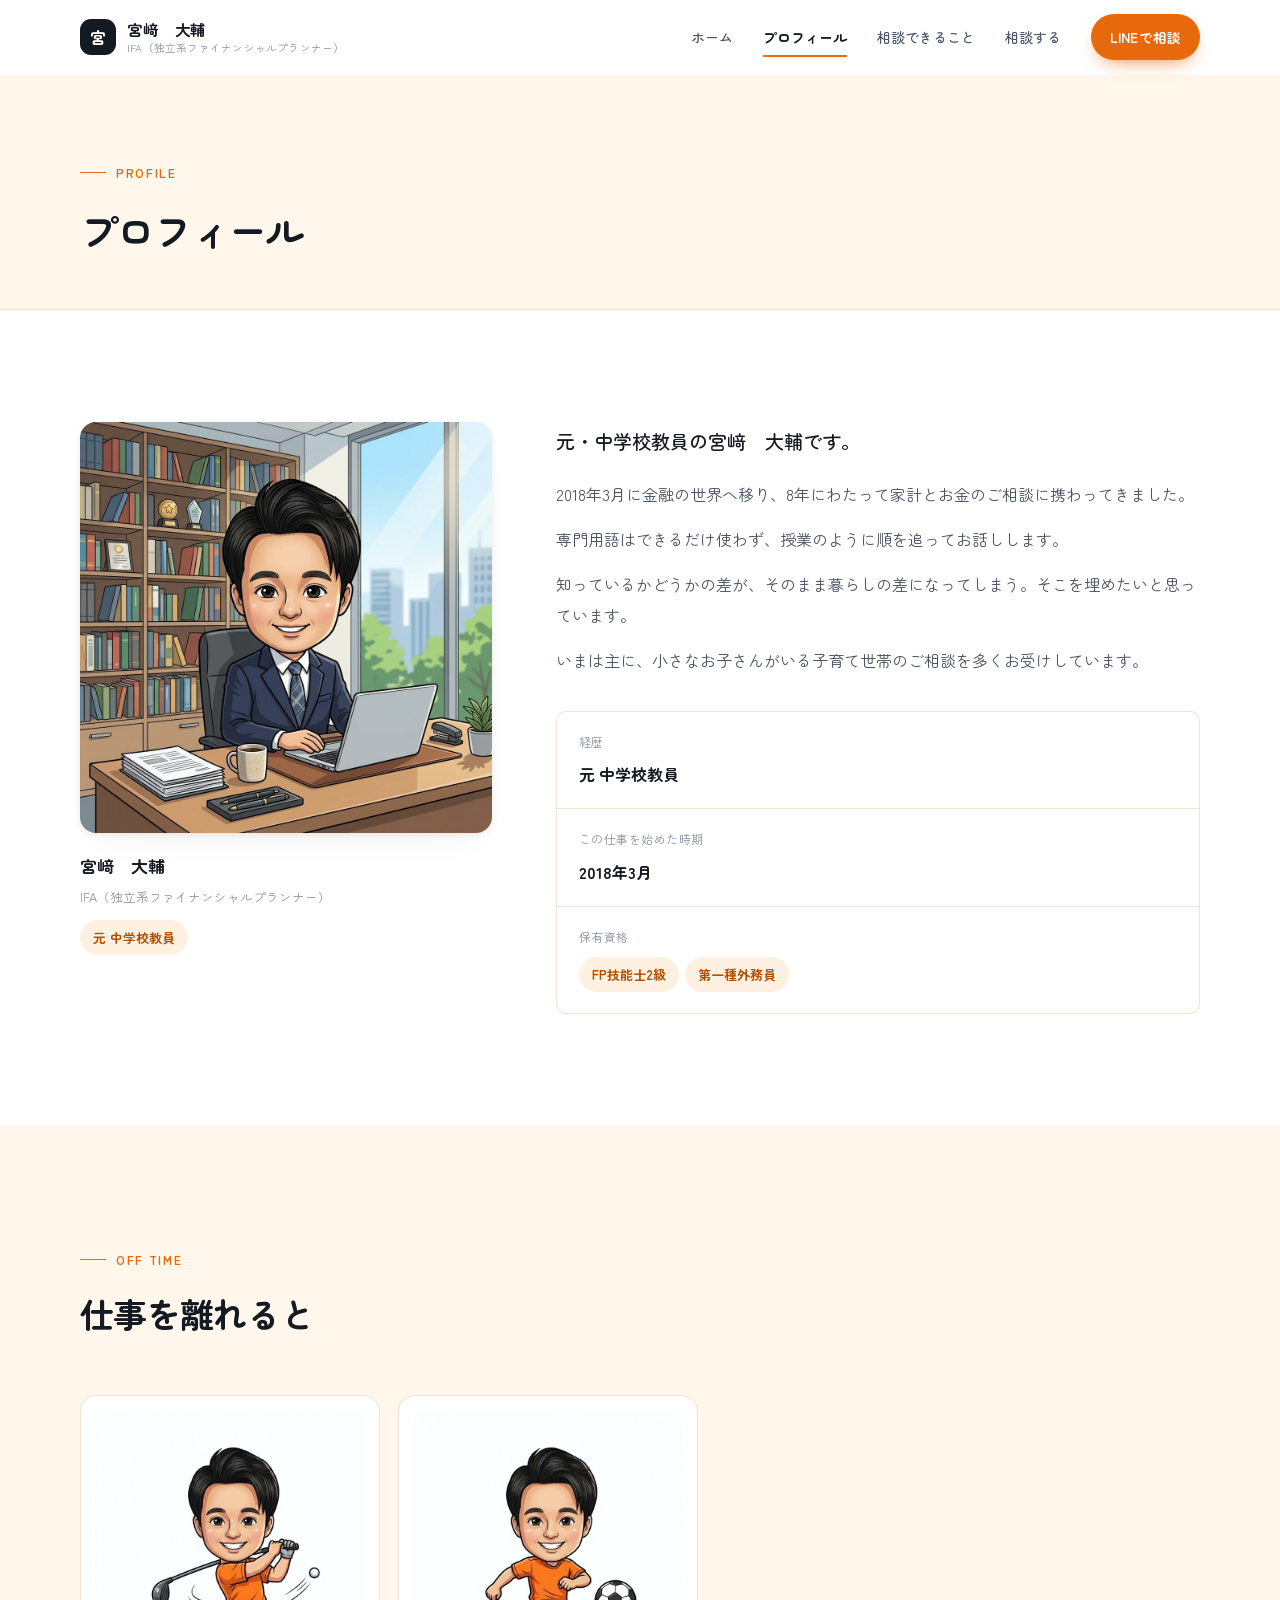
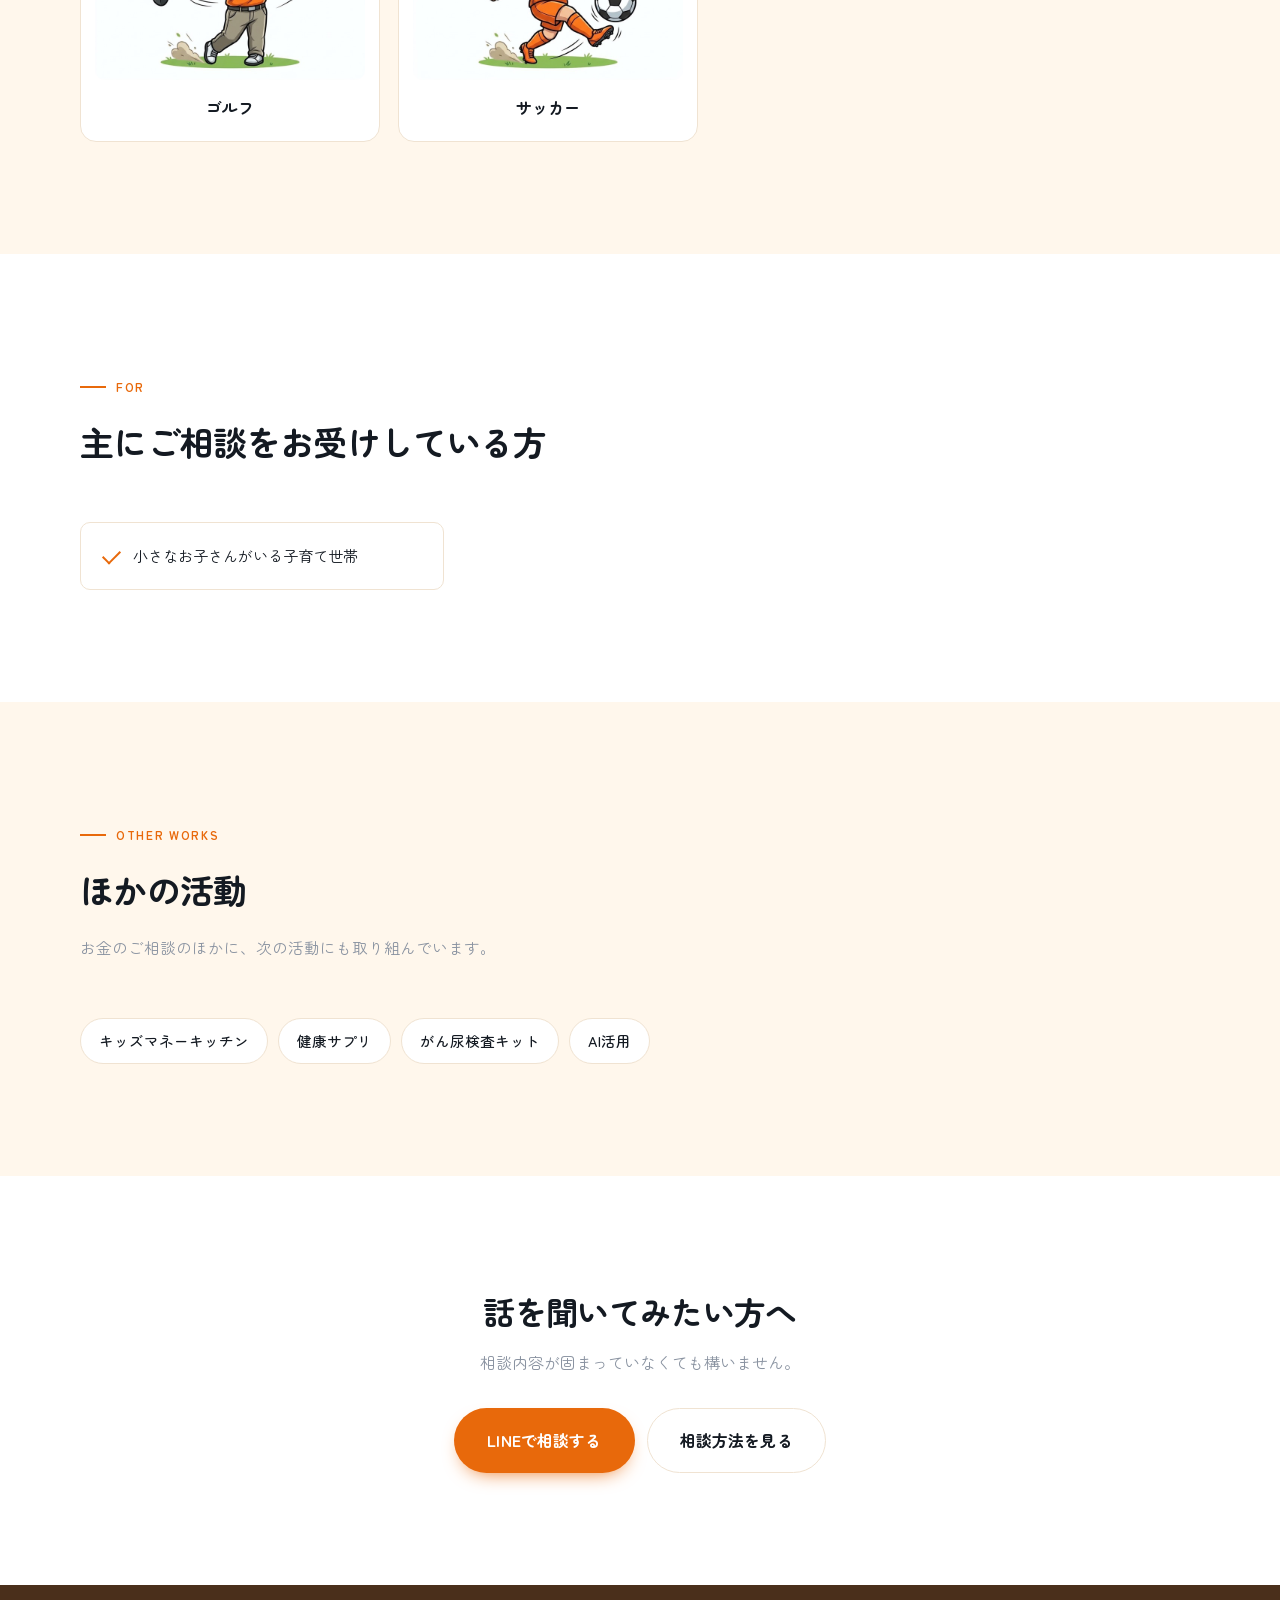
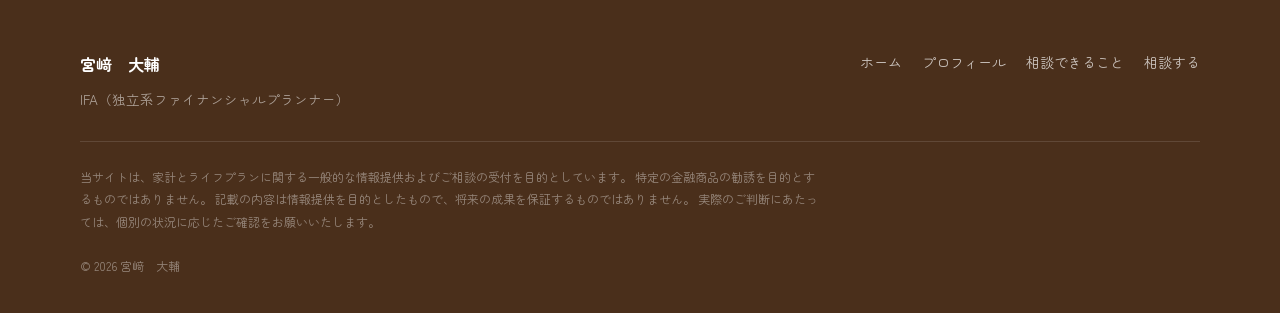
<file: profile.html>
<!DOCTYPE html>
<html lang="ja">
<head>
<meta charset="UTF-8">
<meta name="viewport" content="width=device-width, initial-scale=1">
<title>プロフィール｜宮﨑　大輔｜独立系ファイナンシャルプランナー</title>
<meta name="description" content="元・先生だから、お金の話もわかりやすく。ご相談いただくと、わが家の家計の現在地と、教育費・住宅・老後のお金の見通しが数字で分かります。初回相談は無料（60分）です。">
<meta property="og:type" content="website">
<meta property="og:title" content="プロフィール｜宮﨑　大輔｜独立系ファイナンシャルプランナー">
<meta property="og:description" content="元・先生だから、お金の話もわかりやすく。ご相談いただくと、わが家の家計の現在地と、教育費・住宅・老後のお金の見通しが数字で分かります。初回相談は無料（60分）です。">

<link rel="icon" href="data:image/svg+xml,%3Csvg%20xmlns%3D%22http%3A%2F%2Fwww.w3.org%2F2000%2Fsvg%22%20viewBox%3D%220%200%2064%2064%22%3E%3Crect%20width%3D%2264%22%20height%3D%2264%22%20rx%3D%2216%22%20fill%3D%22%23e8690b%22%2F%3E%3Ctext%20x%3D%2232%22%20y%3D%2245%22%20font-size%3D%2236%22%20font-weight%3D%22700%22%20text-anchor%3D%22middle%22%20fill%3D%22%23fff%22%20font-family%3D%22sans-serif%22%3E%E5%AE%AE%3C%2Ftext%3E%3C%2Fsvg%3E">
<link rel="preconnect" href="https://fonts.googleapis.com">
<link rel="preconnect" href="https://fonts.gstatic.com" crossorigin>
<link href="https://fonts.googleapis.com/css2?family=Zen+Maru+Gothic:wght@400;500;700&display=swap" rel="stylesheet">
<link rel="stylesheet" href="assets/style.css">
<script>
  /* スクロールで現れる演出のための下ごしらえ。
     JavaScriptが動く環境でだけ要素を隠す。動かなければ最初から全部見えている。 */
  document.documentElement.classList.add('js-reveal');
  /* 読み込みが途中で止まっても内容が隠れたままにならないよう、ここでも保険をかける */
  setTimeout(function () { document.documentElement.classList.remove('js-reveal'); }, 4000);
</script>
<script type="application/ld+json">
{
  "@context": "https://schema.org",
  "@type": "Person",
  "name": "宮﨑　大輔",
  "jobTitle": "IFA（独立系ファイナンシャルプランナー）"
}
</script>
</head>
<body>

<header class="site-header" id="siteHeader">
  <div class="wrap header-inner">
    <a class="logo" href="index.html">
      <span class="logo-mark">宮</span>
      <span class="logo-text">
        <span class="logo-name">宮﨑　大輔</span>
        <span class="logo-title">IFA（独立系ファイナンシャルプランナー）</span>
      </span>
    </a>
    <div class="header-right">
      <nav class="nav">
        <a href="index.html" class="">ホーム</a>
        <a href="profile.html" class="on">プロフィール</a>
        <a href="menu.html" class="">相談できること</a>
        <a href="contact.html" class="">相談する</a>
      </nav>
      <a class="btn btn-primary btn-sm header-cta" href="https://lin.ee/zhjRjmC" target="_blank" rel="noopener">LINEで相談</a>
    </div>
  </div>
</header>

<section class="page-head">
  <div class="wrap">
    <p class="eyebrow">Profile</p>
    <h1 class="page-title">プロフィール</h1>
  </div>
</section>

<section class="section">
  <div class="wrap profile-inner">
    <div class="profile-figure reveal">
      <img src="assets/portrait.jpg" alt="宮﨑　大輔">
      
      <div class="profile-caption">
        <p class="profile-name">宮﨑　大輔</p>
        <p class="profile-title">IFA（独立系ファイナンシャルプランナー）</p>
        <p class="profile-former"><span class="chip">元 中学校教員</span></p>
      </div>
    </div>
    <div class="profile-main">
      <p class="profile-para">元・中学校教員の宮﨑　大輔です。</p><p class="profile-para">2018年3月に金融の世界へ移り、8年にわたって家計とお金のご相談に携わってきました。</p><p class="profile-para">専門用語はできるだけ使わず、授業のように順を追ってお話しします。</p><p class="profile-para">知っているかどうかの差が、そのまま暮らしの差になってしまう。そこを埋めたいと思っています。</p><p class="profile-para">いまは主に、小さなお子さんがいる子育て世帯のご相談を多くお受けしています。</p>
      <div class="profile-facts">
        
        <div class="fact">
          <p class="fact-label">経歴</p>
          <p class="fact-value">元 中学校教員</p>
        </div>
        
        
        <div class="fact">
          <p class="fact-label">この仕事を始めた時期</p>
          <p class="fact-value">2018年3月</p>
        </div>
        
        
        
        <div class="fact">
          <p class="fact-label">保有資格</p>
          <p class="fact-value"><span class="chip">FP技能士2級</span><span class="chip">第一種外務員</span></p>
        </div>
        
        
      </div>
    </div>
  </div>
</section>


<section class="section section-soft">
  <div class="wrap">
    <div class="section-head">
      <p class="eyebrow">Off time</p>
      <h2 class="section-title">仕事を離れると</h2>
      
    </div>
    <ul class="hobby-grid">
      
      <li class="hobby reveal">
        <img src="assets/hobby-1.jpg" alt="ゴルフのイラスト">
        <p class="hobby-name">ゴルフ</p>
      </li>
      
      <li class="hobby reveal">
        <img src="assets/hobby-2.jpg" alt="サッカーのイラスト">
        <p class="hobby-name">サッカー</p>
      </li>
      
    </ul>
  </div>
</section>



<section class="section">
  <div class="wrap">
    <div class="section-head">
      <p class="eyebrow">For</p>
      <h2 class="section-title">主にご相談をお受けしている方</h2>
    </div>
    <ul class="feature-grid">
      <li class="feature reveal">小さなお子さんがいる子育て世帯</li>
    </ul>
  </div>
</section>



<section class="section section-soft">
  <div class="wrap">
    <div class="section-head">
      <p class="eyebrow">Other works</p>
      <h2 class="section-title">ほかの活動</h2>
      <p class="section-lead">お金のご相談のほかに、次の活動にも取り組んでいます。</p>
    </div>
    <ul class="activity-list">
      <li class="activity">キッズマネーキッチン</li><li class="activity">健康サプリ</li><li class="activity">がん尿検査キット</li><li class="activity">AI活用</li>
    </ul>
  </div>
</section>



<section class="section">
  <div class="wrap-narrow cta-inner">
    <h2 class="cta-title">話を聞いてみたい方へ</h2>
    <p class="cta-lead">相談内容が固まっていなくても構いません。</p>
    <div class="btn-row">
      <a class="btn btn-primary btn-lg" href="https://lin.ee/zhjRjmC" target="_blank" rel="noopener">LINEで相談する</a>
      <a class="btn btn-outline btn-lg" href="contact.html">相談方法を見る</a>
    </div>
  </div>
</section>



<footer class="site-footer">
  <div class="wrap">
    <div class="footer-top">
      <div>
        <p class="footer-name">宮﨑　大輔</p>
        <p class="footer-line">IFA（独立系ファイナンシャルプランナー）</p>
        
      </div>
      <nav class="footer-nav">
        <a href="index.html">ホーム</a>
        <a href="profile.html">プロフィール</a>
        <a href="menu.html">相談できること</a>
        <a href="contact.html">相談する</a>
      </nav>
    </div>
    <p class="footer-note">
      当サイトは、家計とライフプランに関する一般的な情報提供およびご相談の受付を目的としています。
      特定の金融商品の勧誘を目的とするものではありません。
      記載の内容は情報提供を目的としたもので、将来の成果を保証するものではありません。
      実際のご判断にあたっては、個別の状況に応じたご確認をお願いいたします。
    </p>
    <p class="footer-copy">&copy; 2026 宮﨑　大輔</p>
  </div>
</footer>


<div class="cta-dock">
  <div class="wrap cta-dock-inner">
    <a class="btn btn-primary" href="https://lin.ee/zhjRjmC" target="_blank" rel="noopener">LINEで相談する</a>
    <a class="btn btn-outline" href="contact.html">相談方法</a>
  </div>
</div>


<script src="assets/site.js"></script>
</body>
</html>
</file>
<file: assets/style.css>
@charset "UTF-8";
/**
 * サイトのスタイル
 *
 * 色は theme の値として profile.json の配色設定から差し込まれます。
 * ここに個人固有の値（名前・URLなど）を書かないこと。
 *
 * 【設計の方針】
 * - 色の面を広く使わない。下地はほぼ無彩色にして、アクセント色は小さく効かせる
 * - 同じ形の箱を並べない。数字・線・濃色のセクションで、縦に流れる調子を変える
 * - 余白でセクションを切る。区切り線や飾りで埋めない
 */

:root {
  --accent: #e8690b;
  --accent-dark: #b34d00;
  --accent-light: #ffb347;
  --tint: rgba(245, 146, 30, 0.13);
  --soft: #fff7ec;
  --line: #f0e3d2;
  --dark: #4a2f1b;
  --shadow-color: rgba(74, 47, 27, 0.09);

  --ink: #141a22;
  --ink-2: #4a5462;
  --ink-3: #8a93a1;
  --white: #ffffff;

  --radius: 16px;
  --radius-sm: 10px;
  --shadow-sm: 0 1px 2px var(--shadow-color);
  --shadow: 0 2px 6px var(--shadow-color), 0 18px 40px -24px var(--shadow-color);

  --font: "Zen Maru Gothic", "Hiragino Maru Gothic ProN", "Hiragino Kaku Gothic ProN", "Yu Gothic Medium", system-ui, sans-serif;
  --section: clamp(64px, 9vw, 112px);
}

* { box-sizing: border-box; }
html { -webkit-text-size-adjust: 100%; scroll-behavior: smooth; }

body {
  margin: 0;
  font-family: var(--font);
  font-size: 16px;
  line-height: 1.95;
  color: var(--ink-2);
  background: var(--white);
  font-feature-settings: "palt";
  -webkit-font-smoothing: antialiased;
}

img { max-width: 100%; height: auto; }
a { color: var(--accent-dark); text-decoration-thickness: 1px; text-underline-offset: 3px; }

h1, h2, h3 {
  color: var(--ink);
  font-weight: 700;
  line-height: 1.45;
  letter-spacing: -0.02em;
  margin: 0;
}

.wrap { width: min(1120px, calc(100% - 48px)); margin-inline: auto; }
.wrap-narrow { width: min(820px, calc(100% - 48px)); margin-inline: auto; }

.section { padding: var(--section) 0; }
.section-soft { background: var(--soft); }
.section-dark { background: var(--dark); color: rgba(255, 255, 255, .72); }
.section-dark h1, .section-dark h2, .section-dark h3 { color: var(--white); }

/* ---------- 見出しまわり ---------- */

.eyebrow {
  display: inline-flex;
  align-items: center;
  gap: 10px;
  margin: 0 0 18px;
  font-size: 12px;
  font-weight: 700;
  letter-spacing: .14em;
  color: var(--accent);
  text-transform: uppercase;
}

.eyebrow::before {
  content: "";
  width: 26px;
  height: 1.5px;
  background: var(--accent);
}

.section-dark .eyebrow { color: var(--accent-light); }
.section-dark .eyebrow::before { background: var(--accent-light); }

.section-title {
  font-size: clamp(24px, 3vw, 34px);
  margin: 0 0 18px;
}

.section-lead { margin: 0; color: var(--ink-3); font-size: 15.5px; max-width: 44em; }
.section-head { margin-bottom: clamp(36px, 5vw, 56px); }

/* ---------- ヘッダー ---------- */

.site-header {
  position: sticky;
  top: 0;
  z-index: 40;
  background: rgba(255, 255, 255, .88);
  backdrop-filter: saturate(180%) blur(14px);
  border-bottom: 1px solid transparent;
  transition: border-color .3s ease, box-shadow .3s ease;
}

.site-header.scrolled { border-bottom-color: var(--line); box-shadow: 0 1px 20px -12px var(--shadow-color); }

.header-inner {
  display: flex;
  align-items: center;
  justify-content: space-between;
  gap: 24px;
  padding: 14px 0;
}

.logo { display: inline-flex; align-items: center; gap: 11px; text-decoration: none; color: inherit; }

.logo-mark {
  width: 36px; height: 36px;
  display: grid; place-items: center;
  border-radius: 11px;
  background: var(--ink);
  color: var(--white);
  font-weight: 700;
  font-size: 16px;
  flex: none;
  letter-spacing: 0;
}

.logo-text { display: flex; flex-direction: column; line-height: 1.4; min-width: 0; }
.logo-name { font-weight: 700; font-size: 15.5px; color: var(--ink); letter-spacing: -.01em; }
.logo-title {
  font-size: 10.5px;
  color: var(--ink-3);
  letter-spacing: .02em;
  white-space: nowrap;
  overflow: hidden;
  text-overflow: ellipsis;
}

.header-right { display: flex; align-items: center; gap: 8px; }
.nav { display: flex; gap: 2px; }

.nav a {
  position: relative;
  padding: 8px 14px;
  font-size: 14px;
  font-weight: 500;
  text-decoration: none;
  color: var(--ink-2);
  border-radius: 8px;
  white-space: nowrap;
  transition: color .2s ease, background .2s ease;
}

.nav a:hover { color: var(--ink); background: var(--soft); }
.nav a.on { color: var(--ink); font-weight: 700; }

.nav a.on::after {
  content: "";
  position: absolute;
  left: 14px; right: 14px; bottom: 2px;
  height: 2px;
  border-radius: 2px;
  background: var(--accent);
}

.header-cta { margin-left: 8px; }

/* ---------- ボタン ---------- */

.btn {
  display: inline-flex;
  align-items: center;
  justify-content: center;
  gap: 8px;
  padding: 13px 26px;
  border-radius: 999px;
  font-size: 15px;
  font-weight: 700;
  letter-spacing: .01em;
  text-decoration: none;
  border: 1px solid transparent;
  cursor: pointer;
  white-space: nowrap;
  transition: transform .18s ease, box-shadow .18s ease, background .18s ease, color .18s ease;
}

.btn-primary {
  background: var(--accent);
  color: var(--white);
  box-shadow: 0 8px 20px -10px var(--accent);
}

.btn-primary:hover { transform: translateY(-1px); box-shadow: 0 12px 26px -10px var(--accent); }

.btn-outline { background: transparent; color: var(--ink); border-color: var(--line); }
.btn-outline:hover { border-color: var(--ink-3); background: var(--soft); }

.btn-light { background: var(--white); color: var(--ink); }
.btn-light:hover { transform: translateY(-1px); }

.btn-sm { padding: 9px 18px; font-size: 13.5px; }
.btn-lg { padding: 16px 32px; font-size: 16px; }

.btn-row { display: flex; flex-wrap: wrap; gap: 12px; }

/* ---------- ヒーロー ---------- */

.hero { position: relative; overflow: hidden; padding: clamp(52px, 7vw, 96px) 0 clamp(56px, 8vw, 104px); }

/* 背景にうっすら置く円。面で色を塗らずに奥行きを出すため */
.hero::before {
  content: "";
  position: absolute;
  top: -280px; right: -180px;
  width: 720px; height: 720px;
  border-radius: 50%;
  background: radial-gradient(circle at 30% 30%, var(--tint), transparent 62%);
  pointer-events: none;
}

.hero-inner {
  position: relative;
  display: grid;
  grid-template-columns: 1.08fr .92fr;
  align-items: center;
  gap: clamp(32px, 5vw, 72px);
}

/* 日本語を文節の切れ目で折り返す（「お金の／話も」のような泣き別れを防ぐ） */
.hero-catch, .hero-sub, .section-title, .cta-title, .gain-name { word-break: auto-phrase; text-wrap: balance; }
.hero-catch .phrase { display: inline-block; }

.hero-catch {
  font-size: clamp(28px, 3.8vw, 50px);
  line-height: 1.38;
  letter-spacing: -.03em;
  margin: 0 0 22px;
}

.hero-sub { margin: 0 0 8px; font-size: 17.5px; line-height: 1.9; font-weight: 500; color: var(--ink); max-width: 32em; }
.hero-lead { margin: 0 0 8px; font-size: 16.5px; color: var(--ink-2); max-width: 34em; }
.hero .btn-row { margin-top: 30px; }

.hero-chips { display: flex; flex-wrap: wrap; gap: 8px; margin: 26px 0 0; padding: 0; list-style: none; }

.hero-chip {
  display: inline-flex;
  align-items: center;
  gap: 7px;
  padding: 6px 14px 6px 11px;
  border: 1px solid var(--line);
  border-radius: 999px;
  font-size: 12.5px;
  font-weight: 500;
  color: var(--ink-2);
  background: var(--white);
}

.hero-chip::before {
  content: "";
  width: 5px; height: 5px;
  border-radius: 50%;
  background: var(--accent);
}

/* 画像は正方形に切り、背後にアクセント色の板をずらして重ねる */
.hero-figure { position: relative; }

.hero-figure::before {
  content: "";
  position: absolute;
  inset: 22px -20px -20px 22px;
  border-radius: var(--radius);
  background: var(--tint);
}

.hero-figure img {
  position: relative;
  display: block;
  width: 100%;
  border-radius: var(--radius);
  box-shadow: var(--shadow);
}

/* ---------- 悩み（大きな番号＋罫線。箱を使わない） ---------- */

.worry-list { list-style: none; margin: 0; padding: 0; display: grid; grid-template-columns: 1fr 1fr; gap: 0 clamp(32px, 5vw, 64px); }

.worry {
  display: flex;
  gap: 18px;
  align-items: baseline;
  padding: 22px 0;
  border-top: 1px solid var(--line);
}

.worry-no {
  flex: none;
  font-size: 13px;
  font-weight: 700;
  color: var(--accent);
  letter-spacing: .06em;
  font-variant-numeric: tabular-nums;
}

.worry-text { margin: 0; font-size: 16px; line-height: 1.8; color: var(--ink); font-weight: 500; }

.worry-note { margin: 30px 0 0; color: var(--ink-3); font-size: 15px; }

/* ---------- 相談すると手に入るもの（大きな番号つきのカード） ---------- */

.gain-grid { list-style: none; margin: 0; padding: 0; display: grid; grid-template-columns: repeat(auto-fit, minmax(260px, 1fr)); gap: 18px; }

.gain {
  padding: 30px 28px 32px;
  background: var(--soft);
  border-radius: var(--radius);
  border-top: 4px solid var(--accent-light);
}

.gain-no {
  display: block;
  margin-bottom: 10px;
  font-size: 30px;
  line-height: 1;
  font-weight: 700;
  color: var(--accent);
  font-variant-numeric: tabular-nums;
}

.gain-name { font-size: 19px; margin-bottom: 10px; }
.gain-body { margin: 0; font-size: 15px; line-height: 1.85; color: var(--ink-2); }

/* ---------- 特徴 ---------- */

.feature-grid {
  list-style: none; margin: 0; padding: 0;
  display: grid;
  grid-template-columns: repeat(auto-fill, minmax(290px, 1fr));
  gap: 14px;
}

.feature {
  display: flex;
  align-items: flex-start;
  gap: 13px;
  padding: 20px 22px;
  background: var(--white);
  border: 1px solid var(--line);
  border-radius: var(--radius-sm);
  font-size: 15px;
  line-height: 1.7;
  color: var(--ink);
  transition: border-color .2s ease, transform .2s ease, box-shadow .2s ease;
}

.feature:hover { border-color: var(--accent-light); transform: translateY(-2px); box-shadow: var(--shadow-sm); }

.feature::before {
  content: "";
  flex: none;
  margin-top: 7px;
  width: 15px; height: 8px;
  border-left: 2px solid var(--accent);
  border-bottom: 2px solid var(--accent);
  transform: rotate(-45deg);
}

/* ---------- 相談テーマ ---------- */

/* 枠を1枚に見せる作りだと、項目数が列数で割り切れないときに
   空きマスが目立つ。カードを1枚ずつ独立させて、その問題を避ける。 */
.topic-grid {
  display: grid;
  grid-template-columns: repeat(auto-fill, minmax(320px, 1fr));
  gap: 14px;
}

.topic {
  position: relative;
  padding: 28px 28px 30px;
  background: var(--white);
  border: 1px solid var(--line);
  border-radius: var(--radius);
  transition: border-color .2s ease, transform .2s ease, box-shadow .2s ease;
}

.topic:hover { border-color: var(--accent-light); transform: translateY(-2px); box-shadow: var(--shadow-sm); }

.topic-head { display: flex; align-items: center; gap: 12px; margin-bottom: 12px; }

.topic-icon { flex: none; width: 26px; height: 26px; color: var(--accent); }
.topic-icon svg { width: 100%; height: 100%; display: block; }

.topic-no {
  margin-left: auto;
  font-size: 12px;
  font-weight: 700;
  color: var(--ink-3);
  letter-spacing: .08em;
  font-variant-numeric: tabular-nums;
}

.topic-name { font-size: 17px; }
.topic-desc { margin: 0; font-size: 14.5px; line-height: 1.85; color: var(--ink-3); }

/* トップに置く簡易版 */
.topic-mini-grid { list-style: none; margin: 0; padding: 0; display: grid; grid-template-columns: repeat(auto-fill, minmax(240px, 1fr)); gap: 0 28px; }

.topic-mini {
  display: flex;
  align-items: center;
  gap: 12px;
  padding: 16px 0;
  border-top: 1px solid var(--line);
  font-size: 15px;
  color: var(--ink);
  font-weight: 500;
}

.topic-mini .topic-icon { width: 22px; height: 22px; }

/* ---------- 流れ ---------- */

.flow { list-style: none; margin: 0; padding: 0; display: grid; grid-template-columns: repeat(4, 1fr); gap: 22px; }

.flow-item { position: relative; padding-top: 30px; }

/* ステップをつなぐ横線 */
.flow-item::before {
  content: "";
  position: absolute;
  top: 13px; left: 0; right: -22px;
  height: 1px;
  background: var(--line);
}

.flow-item:last-child::before { right: 0; }

.flow-item::after {
  content: "";
  position: absolute;
  top: 9px; left: 0;
  width: 9px; height: 9px;
  border-radius: 50%;
  background: var(--accent);
}

.flow-step {
  display: block;
  font-size: 12px;
  font-weight: 700;
  letter-spacing: .1em;
  color: var(--accent);
  margin-bottom: 6px;
  font-variant-numeric: tabular-nums;
}

.flow-name { margin: 0 0 6px; font-weight: 700; color: var(--ink); font-size: 16px; }
.flow-body { margin: 0; font-size: 14.5px; line-height: 1.8; color: var(--ink-3); }

/* ---------- 自己紹介（濃色） ---------- */

.about-inner { display: grid; grid-template-columns: .8fr 1.2fr; align-items: center; gap: clamp(32px, 5vw, 64px); }

.about-figure { position: relative; }

.about-figure img {
  display: block;
  width: 100%;
  border-radius: var(--radius);
  background: var(--white);
  box-shadow: var(--shadow);
}

.about-badge {
  display: inline-block;
  margin: 0 0 16px;
  padding: 4px 14px;
  border-radius: 999px;
  background: var(--accent);
  color: var(--white);
  font-size: 13px;
  font-weight: 700;
}

.about-line { margin: 0 0 10px; color: var(--ink-2); font-size: 16px; }
.about-line:first-of-type { color: var(--ink); font-size: 18px; font-weight: 500; }

.about-more { margin: 26px 0 0; }

.about-more a {
  display: inline-flex;
  align-items: center;
  gap: 8px;
  color: var(--accent-dark);
  text-decoration: none;
  font-weight: 700;
  font-size: 15px;
  border-bottom: 1px solid var(--accent-light);
  padding-bottom: 3px;
  transition: border-color .2s ease;
}

.about-more a:hover { border-color: var(--accent); }
.about-more a::after { content: "→"; }

/* ---------- 診断への導線 ---------- */

.diagnose-inner {
  display: flex;
  align-items: center;
  justify-content: space-between;
  gap: 36px;
  padding: clamp(32px, 4vw, 48px);
  background: var(--dark);
  border-radius: var(--radius);
  color: rgba(255, 255, 255, .75);
}

.diagnose-inner h2 { color: var(--white); margin-bottom: 12px; font-size: clamp(21px, 2.4vw, 27px); }
.diagnose-lead { margin: 0; font-size: 15px; max-width: 38em; }

/* ---------- ページ見出し ---------- */

.page-head { padding: clamp(44px, 6vw, 76px) 0 clamp(34px, 4vw, 52px); background: var(--soft); border-bottom: 1px solid var(--line); }
.page-title { font-size: clamp(26px, 3.4vw, 38px); margin: 0; }
.page-lead { margin: 16px 0 0; color: var(--ink-3); max-width: 44em; font-size: 15.5px; }

/* ---------- プロフィール ---------- */

.profile-inner { display: grid; grid-template-columns: .78fr 1.22fr; gap: clamp(32px, 5vw, 64px); align-items: start; }

.profile-figure { position: relative; }
.profile-figure img { display: block; width: 100%; border-radius: var(--radius); box-shadow: var(--shadow); }

.profile-mark {
  width: 100%;
  aspect-ratio: 1;
  display: grid; place-items: center;
  border-radius: var(--radius);
  background: var(--dark);
  color: var(--white);
  font-size: 64px;
  font-weight: 700;
}

.profile-caption { margin: 16px 0 0; }
.profile-name { margin: 0; font-weight: 700; font-size: 17px; color: var(--ink); }
.profile-title { margin: 3px 0 0; font-size: 12.5px; line-height: 1.7; color: var(--ink-3); }

.profile-para { margin: 0 0 14px; font-size: 16px; }
.profile-para:first-child { font-size: 19px; font-weight: 500; color: var(--ink); margin-bottom: 20px; }

.profile-facts { margin-top: 34px; display: grid; gap: 1px; background: var(--line); border: 1px solid var(--line); border-radius: var(--radius-sm); overflow: hidden; }
.fact { background: var(--white); padding: 18px 22px; }
.fact-label { margin: 0 0 6px; font-size: 12px; color: var(--ink-3); letter-spacing: .04em; }
.fact-value { margin: 0; font-weight: 700; color: var(--ink); }

.chip {
  display: inline-block;
  margin: 3px 6px 3px 0;
  padding: 5px 13px;
  border-radius: 999px;
  background: var(--tint);
  color: var(--accent-dark);
  font-size: 13px;
  font-weight: 700;
}

.profile-former { margin: 10px 0 0; }

/* ---------- 趣味のイラスト ---------- */

.hobby-grid { list-style: none; margin: 0; padding: 0; display: grid; grid-template-columns: repeat(auto-fit, minmax(220px, 300px)); gap: 18px; }

.hobby {
  padding: 14px 14px 18px;
  background: var(--white);
  border: 1px solid var(--line);
  border-radius: var(--radius);
  text-align: center;
}

.hobby img { display: block; width: 100%; border-radius: var(--radius-sm); }
.hobby-name { margin: 12px 0 0; font-weight: 700; color: var(--ink); font-size: 16px; }

/* ---------- ほかの活動（小さく一覧） ---------- */

.activity-list { list-style: none; margin: 0; padding: 0; display: flex; flex-wrap: wrap; gap: 10px; }

.activity {
  padding: 8px 18px;
  background: var(--white);
  border: 1px solid var(--line);
  border-radius: 999px;
  font-size: 14.5px;
  font-weight: 500;
  color: var(--ink);
}

/* ---------- 相談する ---------- */

.contact-grid { display: grid; grid-template-columns: repeat(auto-fit, minmax(290px, 380px)); gap: 18px; }

.contact-card {
  padding: 30px 28px;
  background: var(--white);
  border: 1px solid var(--line);
  border-radius: var(--radius);
  display: flex;
  flex-direction: column;
  gap: 13px;
  align-items: flex-start;
  transition: border-color .2s ease, box-shadow .2s ease, transform .2s ease;
}

.contact-card:hover { transform: translateY(-2px); box-shadow: var(--shadow); }
.contact-card-main { border-color: var(--accent); box-shadow: 0 18px 40px -28px var(--accent); }
.contact-card-note { background: var(--soft); }
.contact-card-note .plain-list li { color: var(--ink-2); font-size: 14.5px; }
.contact-label { margin: 0; font-weight: 700; font-size: 18px; color: var(--ink); }
.contact-desc { margin: 0; font-size: 14.5px; color: var(--ink-3); flex: 1; line-height: 1.8; }

.plain-list { margin: 0; padding: 0; list-style: none; display: grid; gap: 10px; }
.plain-list li { padding-left: 20px; position: relative; color: var(--ink-3); font-size: 15px; }
.plain-list li::before { content: ""; position: absolute; left: 0; top: 14px; width: 10px; height: 1.5px; background: var(--ink-3); }

/* ---------- 締めのCTA ---------- */

.cta-inner { text-align: center; }
.cta-title { font-size: clamp(23px, 3vw, 32px); margin: 0 0 12px; }
.cta-lead { margin: 0 0 30px; color: var(--ink-3); }
.cta-inner .btn-row { justify-content: center; }

/* ---------- フッター ---------- */

.site-footer { background: var(--dark); color: rgba(255, 255, 255, .55); padding: clamp(44px, 5vw, 64px) 0 36px; font-size: 14px; }

.footer-top { display: flex; flex-wrap: wrap; justify-content: space-between; gap: 28px; padding-bottom: 28px; border-bottom: 1px solid rgba(255, 255, 255, .12); }
.footer-name { margin: 0; font-weight: 700; color: var(--white); font-size: 16px; }
.footer-line { margin: 6px 0 0; font-size: 13.5px; }

.footer-nav { display: flex; flex-wrap: wrap; gap: 6px 20px; }
.footer-nav a { color: rgba(255, 255, 255, .72); text-decoration: none; font-size: 14px; }
.footer-nav a:hover { color: var(--white); }

.footer-note { margin: 24px 0 0; font-size: 12px; line-height: 1.9; color: rgba(255, 255, 255, .42); max-width: 62em; }
.footer-copy { margin: 20px 0 0; font-size: 12px; color: rgba(255, 255, 255, .42); }

/* ---------- 下部固定バー（スマホのみ） ---------- */

.cta-dock { display: none; }

/* ---------- スクロールで現れる ---------- */

/* 隠すのは js-reveal が付いているときだけ。
   付けるのは <head> のスクリプトなので、JavaScriptが動かない環境では最初から見えている。 */
.js-reveal .reveal { opacity: 0; transform: translateY(18px); }
.reveal { transition: opacity .7s ease, transform .7s ease; }
.js-reveal .reveal.shown { opacity: 1; transform: none; }

@media (prefers-reduced-motion: reduce) {
  html { scroll-behavior: auto; }
  .js-reveal .reveal { opacity: 1; transform: none; }
  .reveal { transition: none; }
  .btn, .feature, .contact-card { transition: none; }
}

/* ---------- 画面が狭いとき ---------- */

@media (max-width: 960px) {
  .hero-inner { grid-template-columns: 1fr; gap: 40px; }
  .hero-figure { max-width: 420px; }
  .hero-figure::before { inset: 16px -14px -14px 16px; }
  .about-inner, .profile-inner { grid-template-columns: 1fr; }
  .about-figure, .profile-figure { max-width: 380px; }
  .flow { grid-template-columns: 1fr 1fr; }
  .flow-item:nth-child(2)::before { right: 0; }
  .diagnose-inner { flex-direction: column; align-items: flex-start; }
}

@media (max-width: 820px) {
  .nav { display: none; }
  /* 下部に固定のボタンが出るので、ヘッダーのボタンは重複になる */
  .header-cta { display: none; }
  .cta-dock {
    display: block;
    position: fixed;
    left: 0; right: 0; bottom: 0;
    z-index: 50;
    background: rgba(255, 255, 255, .94);
    backdrop-filter: blur(12px);
    border-top: 1px solid var(--line);
    padding: 10px 0 calc(10px + env(safe-area-inset-bottom));
  }
  .cta-dock-inner { display: flex; gap: 10px; }
  .cta-dock .btn { flex: 1; }
  body { padding-bottom: 82px; }
}

@media (max-width: 680px) {
  body { font-size: 15.5px; }
  .wrap, .wrap-narrow { width: calc(100% - 36px); }
  .worry-list { grid-template-columns: 1fr; }
  .flow { grid-template-columns: 1fr; gap: 0; }
  .flow-item { padding: 0 0 22px 26px; }
  .flow-item::before { top: 6px; bottom: -6px; left: 4px; right: auto; width: 1px; height: auto; }
  .flow-item:last-child::before { display: none; }
  .flow-item::after { top: 7px; left: 0; }
  .topic-mini-grid { grid-template-columns: 1fr; }
  .contact-grid { grid-template-columns: 1fr; }
  .hero-figure, .about-figure, .profile-figure { max-width: none; }
  .hero .btn-row { flex-direction: column; }
  .hero .btn-row .btn { width: 100%; }
  .cta-inner .btn-row { flex-direction: column; }
  .cta-inner .btn-row .btn { width: 100%; }
  .eyebrow { letter-spacing: .08em; }
}
</file>
